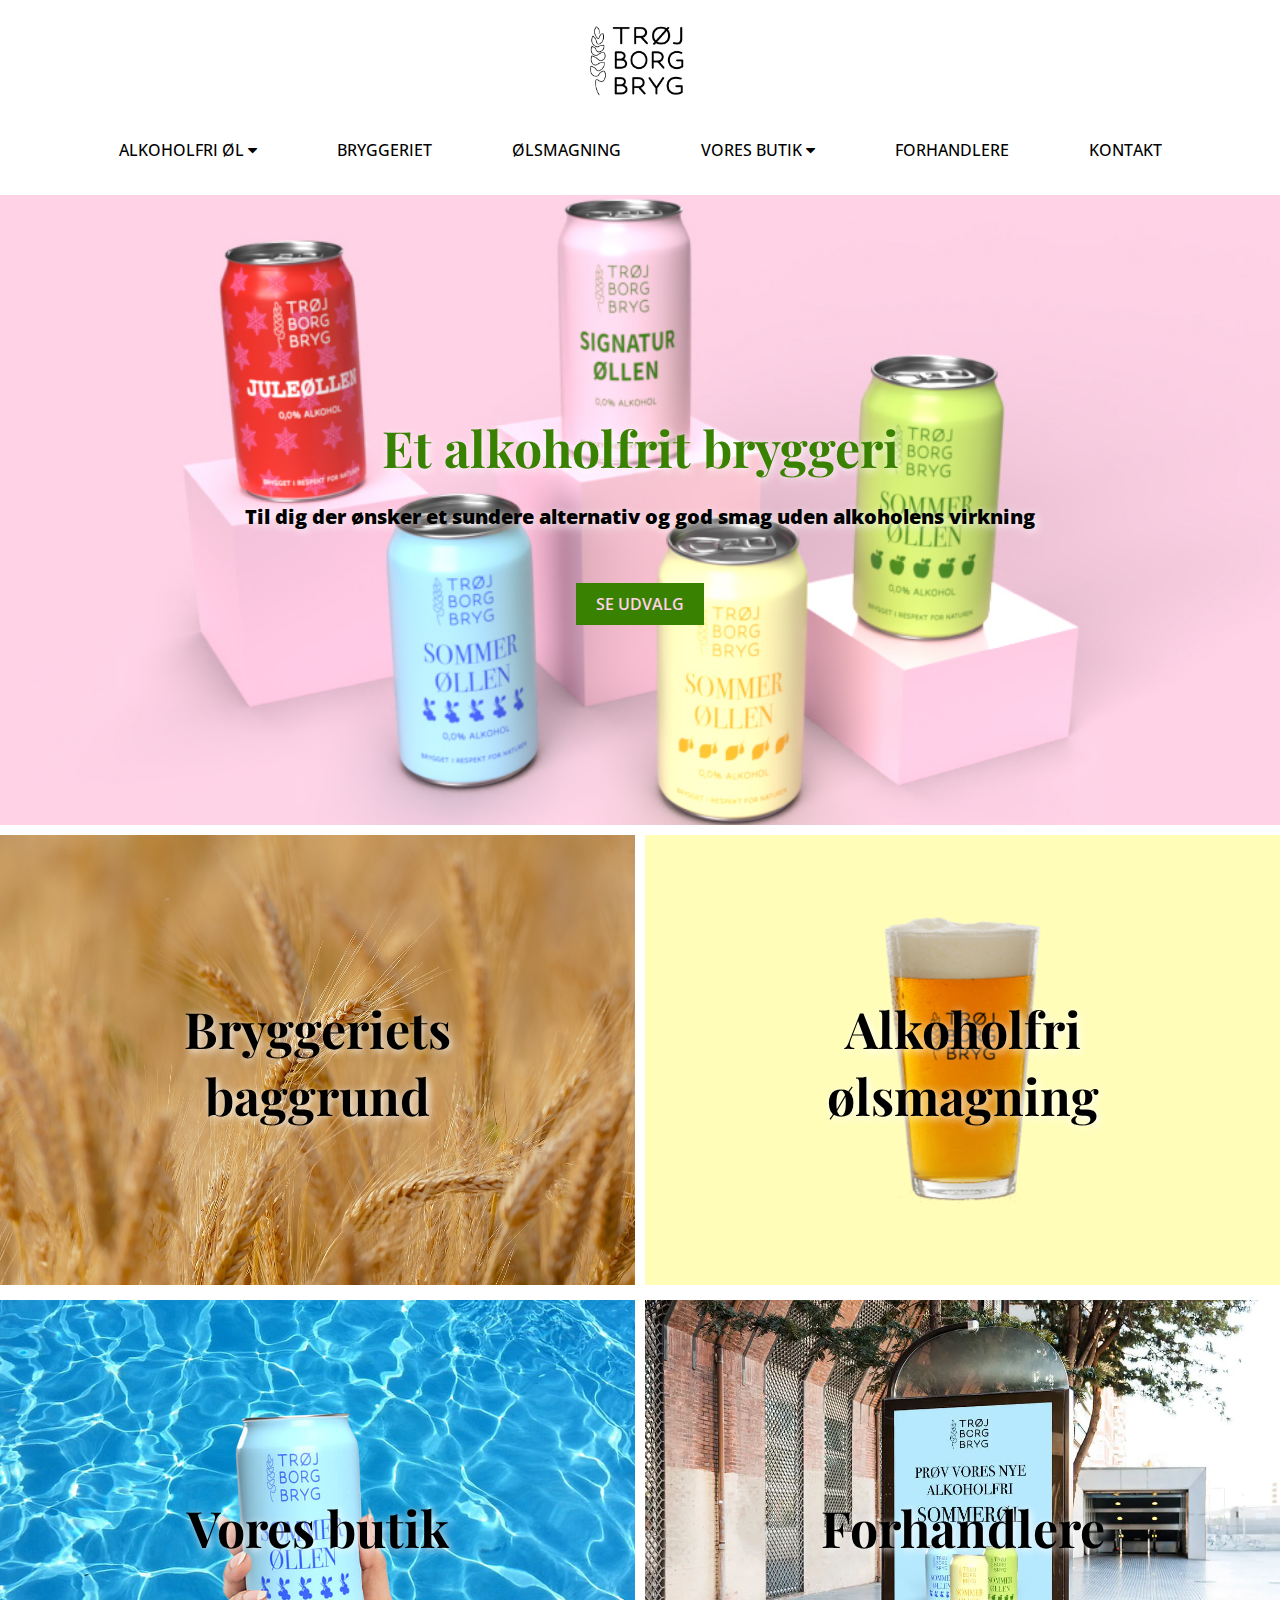
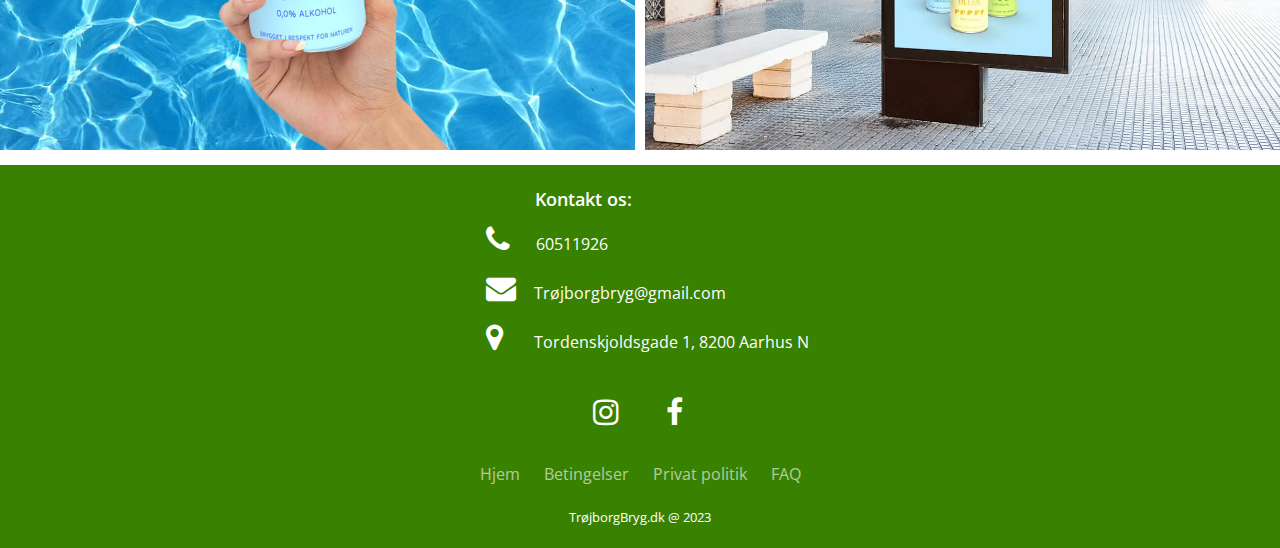
<file: index.html>
<!DOCTYPE html>
<html lang="en">
<head>
  <meta charset="UTF-8">
  <meta name="viewport" content="width=device-width, initial-scale=1.0">
  <meta name="description" content="Forsiden til TrøjborgBrygs hjemmeside. TrøjborgBryg sælger kun alkoholfri øl, og de går op i kvalitet. De tilbyder forskellige smagsvarianter og på hjemmesiden kan du finde oplysninger omkring udvalget, ølsmagning, bryggeriets historie, deres fysiske butik, forhandlere og kontaktoplysninger.">
  <link rel="preconnect" href="https://fonts.googleapis.com">
  <link rel="preconnect" href="https://fonts.gstatic.com" crossorigin>
  <link href="https://fonts.googleapis.com/css2?family=Open+Sans:wght@300;400;500;600;700&family=Playfair+Display:wght@400;600;700&display=swap" rel="stylesheet">
  <link rel="stylesheet" href="https://cdnjs.cloudflare.com/ajax/libs/font-awesome/4.7.0/css/font-awesome.min.css">
  <link rel="stylesheet" href="css/style.css">
  <link rel="icon" type="image/x-icon" href="img/logo.webp">
  <script src="js/script.js"></script>
  <title>TrøjborgBryg</title>
</head>
<body>

<header>
  <div class="logoburger">
    <a href="/index.html"><img class="logo" src="/img/logo.webp" alt="TøjborgBrygs logo"></a>
    <a href="#" class="icon" onclick="myFunction()">&#9776;</a>
  </div>

  <div class="topnav" id="myTopnav">

    <div class="dropdown">
      <a href="udvalg.html">
      <div class="dropbtn">Alkoholfri Øl
        <i class="fa fa-caret-down"></i>
      </div>
      </a>
      <div class="dropdown-content">
        <a href="nyheder.html">Nyheder</a>
      </div>
    </div>

    <a href="bryggeriet.html">Bryggeriet</a>
    <a href="smagning.html">Ølsmagning</a>

    <div class="dropdown">
      <a href="butik.html">
      <div class="dropbtn">Vores Butik
        <i class="fa fa-caret-down"></i>
      </div>
      </a>
      <div class="dropdown-content">
        <a href="merch.html">Merchandise</a>
      </div>
    </div>

    <a href="forhandlere.html">Forhandlere</a>
    <a href="#footerlink">Kontakt</a>
  </div>
</header>

<main>

  <div class="forside-container">
    <div class="overlap">
      <h2>Et alkoholfrit bryggeri</h2>
      <p>Til dig der ønsker et sundere alternativ og god smag uden alkoholens virkning</p>
      <a href="udvalg.html" class="button">SE UDVALG</a>
    </div>
    <img src="img/samlet.webp" alt="Samlet billede af alle alkoholfri øl">
  </div>

  <div class="kategoribilleder">
    <div class="kategori-overlap">
      <a href="bryggeriet.html">
      <img src="img/hvede.webp" alt="Hvedemark">
      <h2>Bryggeriets baggrund</h2>
    </a>
    </div>

    <div class="kategori-overlap">
      <a href="smagning.html">
      <img src="img/glas.webp" alt="Ølglas med logo og gul baggrund">
      <h2>Alkoholfri ølsmagning</h2>
    </a>
    </div>

    <div class="kategori-overlap">
      <a href="butik.html">
      <img src="img/ivand.webp" alt="Hånd der holder blå øl i vand">
      <h2>Vores butik</h2>
    </a>
    </div>

    <div class="kategori-overlap">
      <a href="forhandlere.html">
      <img src="img/gade.webp" alt="Alkoholfri ølplakat på gaden">
      <h2>Forhandlere</h2>
    </a>
    </div>
  </div>

</main>

<footer id="footerlink" class="footer">

  <div class="kontakt">
    <p>Kontakt os:</p>
    <div class="kontakt-item">
      <a href="tel:60511926"><i class="fa fa-phone"></i></a>
      <span class="nummer">60511926</span>
    </div>
    <div class="kontakt-item">
      <a href="mailto:Trøjborgbryg@gmail.com"><i class="fa fa-envelope"></i></a>
      <span>Trøjborgbryg@gmail.com</span>
    </div>
    <div class="kontakt-item">
      <a href="#"><i class="fa fa-map-marker"></i></a>
      <span class="adresse">Tordenskjoldsgade 1, 8200 Aarhus N</span></div>
  </div>

  <div class="social">
      <a href="https://www.instagram.com/kathrineruby/"><i class="fa fa-instagram"></i></a>
      <a href="https://www.facebook.com/kathrine.ruby.73/"><i class="fa fa-facebook"></i></a>
  </div>
  <ul class="footermenu">
      <li><a href="/index.html">Hjem</a></li>
      <li><a href="#">Betingelser</a></li>
      <li><a href="#">Privat politik</a></li>
      <li><a href="#">FAQ</a></li>
  </ul>
      <p class="copyright">TrøjborgBryg.dk @ 2023</p>

</footer>

</body>
</html>
</file>
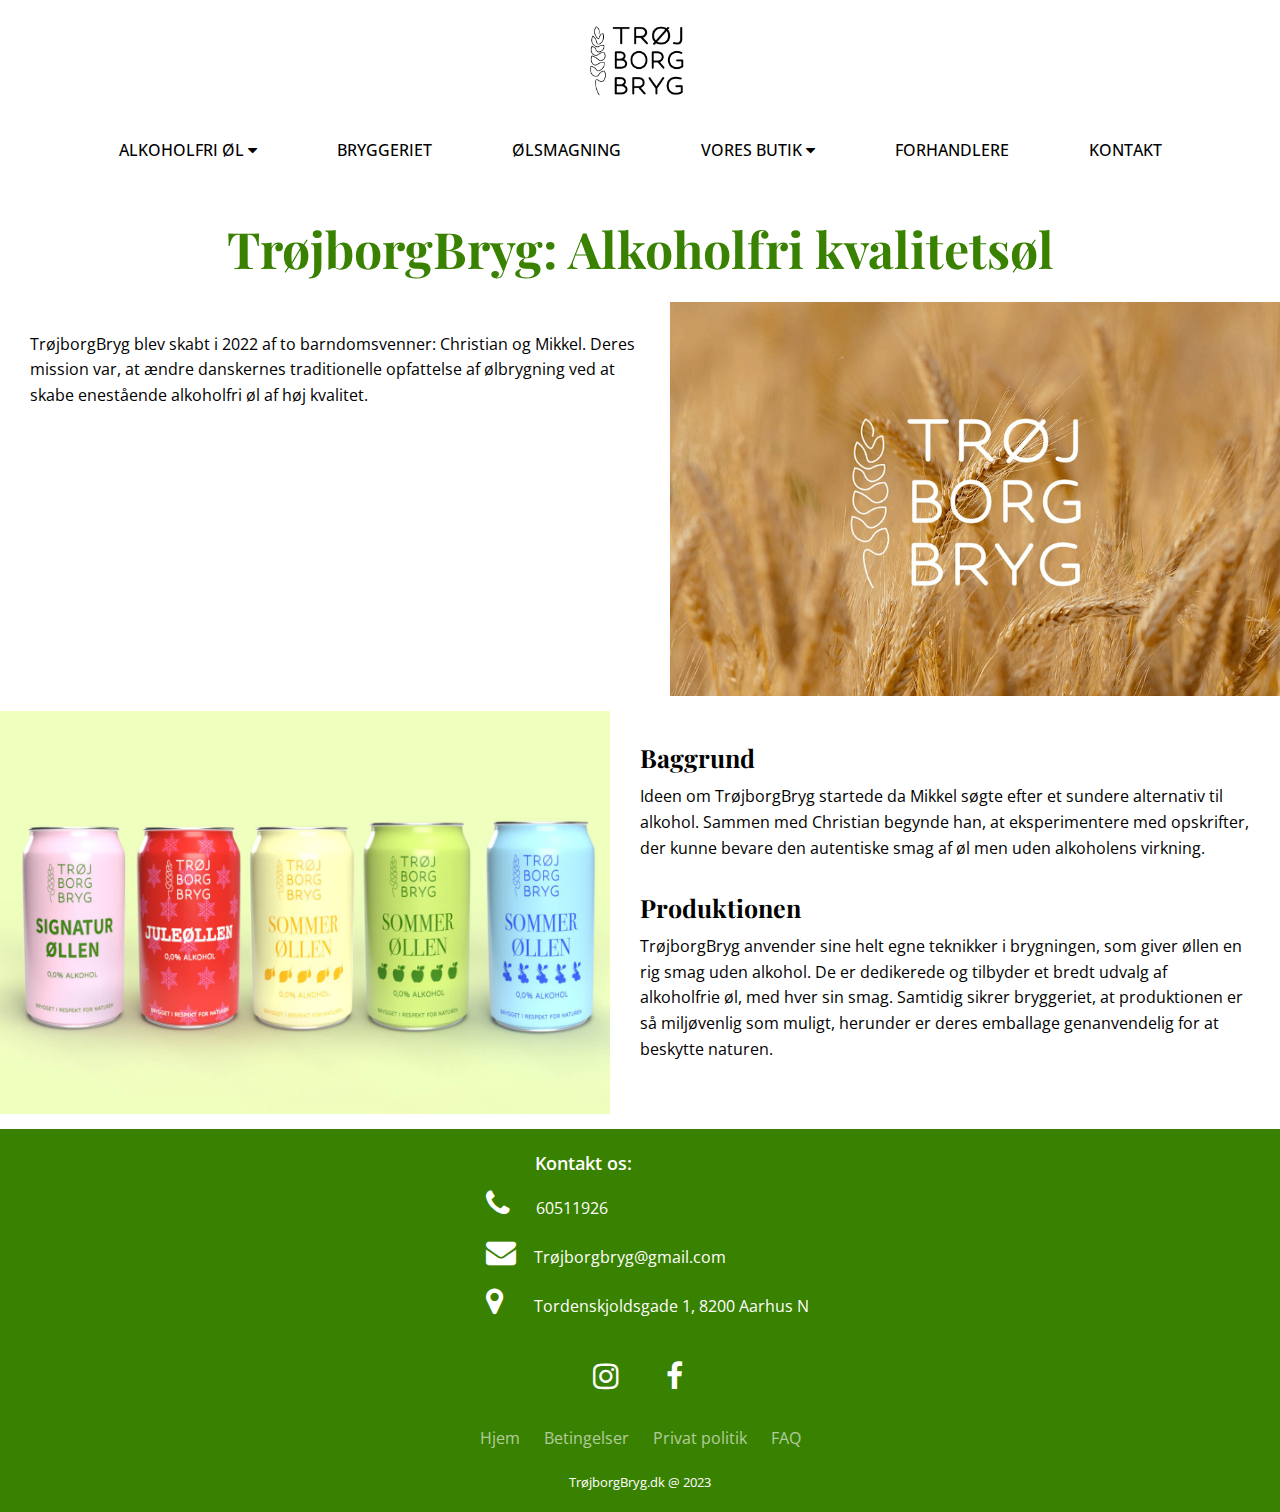
<file: bryggeriet.html>
<!DOCTYPE html>
<html lang="en">
<head>
  <meta charset="UTF-8">
  <meta name="viewport" content="width=device-width, initial-scale=1.0">
  <meta name="description" content="Underside omkring Trøjborgbrygs historie, baggrund, produktion og miljøvenlige tilgang. Det er vigtigt for bryggeriet, at deres alkoholfri øl er produceret så miljøvenligt som muligt.  ">
  <link rel="preconnect" href="https://fonts.googleapis.com">
  <link rel="preconnect" href="https://fonts.gstatic.com" crossorigin>
  <link href="https://fonts.googleapis.com/css2?family=Open+Sans:wght@300;400;500;600;700&family=Playfair+Display:wght@400;600;700&display=swap" rel="stylesheet">
  <link rel="stylesheet" href="https://cdnjs.cloudflare.com/ajax/libs/font-awesome/4.7.0/css/font-awesome.min.css">
  <link rel="stylesheet" href="css/style.css">
  <link rel="icon" type="image/x-icon" href="img/logo.webp">
  <script src="js/script.js"></script>
  <title>Bryggeriet</title>
</head>
<body>

  <header>
    <div class="logoburger">
      <a href="/index.html"><img class="logo" src="/img/logo.webp" alt="TøjborgBrygs logo"></a>
      <a href="javascript:void(0);" class="icon" onclick="myFunction()">&#9776;</a>
    </div>
  
    <div class="topnav" id="myTopnav">
  
      <div class="dropdown">
        <a href="udvalg.html">
        <div class="dropbtn">Alkoholfri Øl
          <i class="fa fa-caret-down"></i>
        </div>
        </a>
        <div class="dropdown-content">
          <a href="nyheder.html">Nyheder</a>
        </div>
      </div>
  
      <a href="bryggeriet.html">Bryggeriet</a>
      <a href="smagning.html">Ølsmagning</a>
  
      <div class="dropdown">
        <a href="butik.html">
        <div class="dropbtn">Vores Butik
          <i class="fa fa-caret-down"></i>
        </div>
        </a>
        <div class="dropdown-content">
          <a href="merch.html">Merchandise</a>
        </div>
      </div>
  
      <a href="forhandlere.html">Forhandlere</a>
      <a href="#footerlink">Kontakt</a>
    </div>
  </header>
  
<main>

  
    <div class="baggrund-overskrift">
        <h2>TrøjborgBryg: Alkoholfri kvalitetsøl</h2>
    </div>

    <div class="smag-container">
      <div class="smag-tekst">
        <p>TrøjborgBryg blev skabt i 2022 af to barndomsvenner: Christian og Mikkel. Deres mission var, at ændre danskernes traditionelle opfattelse af ølbrygning ved at skabe enestående alkoholfri øl af høj kvalitet. </p>
      </div>
      <div class="smag-billede">
        <img src="img/markmedtekst.webp" alt="Hvedemark med logo">
      </div>
    </div>
    
<div class="historie-container">

    <div class="historie-billede">
      <img src="img/samlet2.webp" alt="Samlet billede af alle de alkoholfrie øl">
    </div>

    <div class="historie-tekst">
      <div class="baggrund">
          <h3>Baggrund</h3>
          <p>Ideen om TrøjborgBryg startede da Mikkel søgte efter et sundere alternativ til alkohol. Sammen med Christian begynde han, at eksperimentere med opskrifter, der kunne bevare den autentiske smag af øl men uden alkoholens virkning.</p>
      </div>

      <div class="produktion">
        <h3>Produktionen</h3>
        <p>TrøjborgBryg anvender sine helt egne teknikker i brygningen, som giver øllen en rig smag uden alkohol. De er dedikerede og tilbyder et bredt udvalg af alkoholfrie øl, med hver sin smag. Samtidig sikrer bryggeriet, at produktionen er så miljøvenlig som muligt, herunder er deres emballage genanvendelig for at beskytte naturen.</p>
    </div>
  </div>

</div>

    
    
</main>

<footer id="footerlink" class="footer">

  <div class="kontakt">
    <p>Kontakt os:</p>
    <div class="kontakt-item">
      <a href="tel:60511926"><i class="fa fa-phone"></i></a>
      <span class="nummer">60511926</span>
    </div>
    <div class="kontakt-item">
      <a href="mailto:Trøjborgbryg@gmail.com"><i class="fa fa-envelope"></i></a>
      <span>Trøjborgbryg@gmail.com</span>
    </div>
    <div class="kontakt-item">
      <a href="#"><i class="fa fa-map-marker"></i></a>
      <span class="adresse">Tordenskjoldsgade 1, 8200 Aarhus N</span></div>
  </div>

  <div class="social">
      <a href="https://www.instagram.com/kathrineruby/"><i class="fa fa-instagram"></i></a>
      <a href="https://www.facebook.com/kathrine.ruby.73/"><i class="fa fa-facebook"></i></a>
  </div>
  <ul class="footermenu">
      <li><a href="/index.html">Hjem</a></li>
      <li><a href="#">Betingelser</a></li>
      <li><a href="#">Privat politik</a></li>
      <li><a href="#">FAQ</a></li>
  </ul>
      <p class="copyright">TrøjborgBryg.dk @ 2023</p>

</footer>

</body>
</html>
</file>
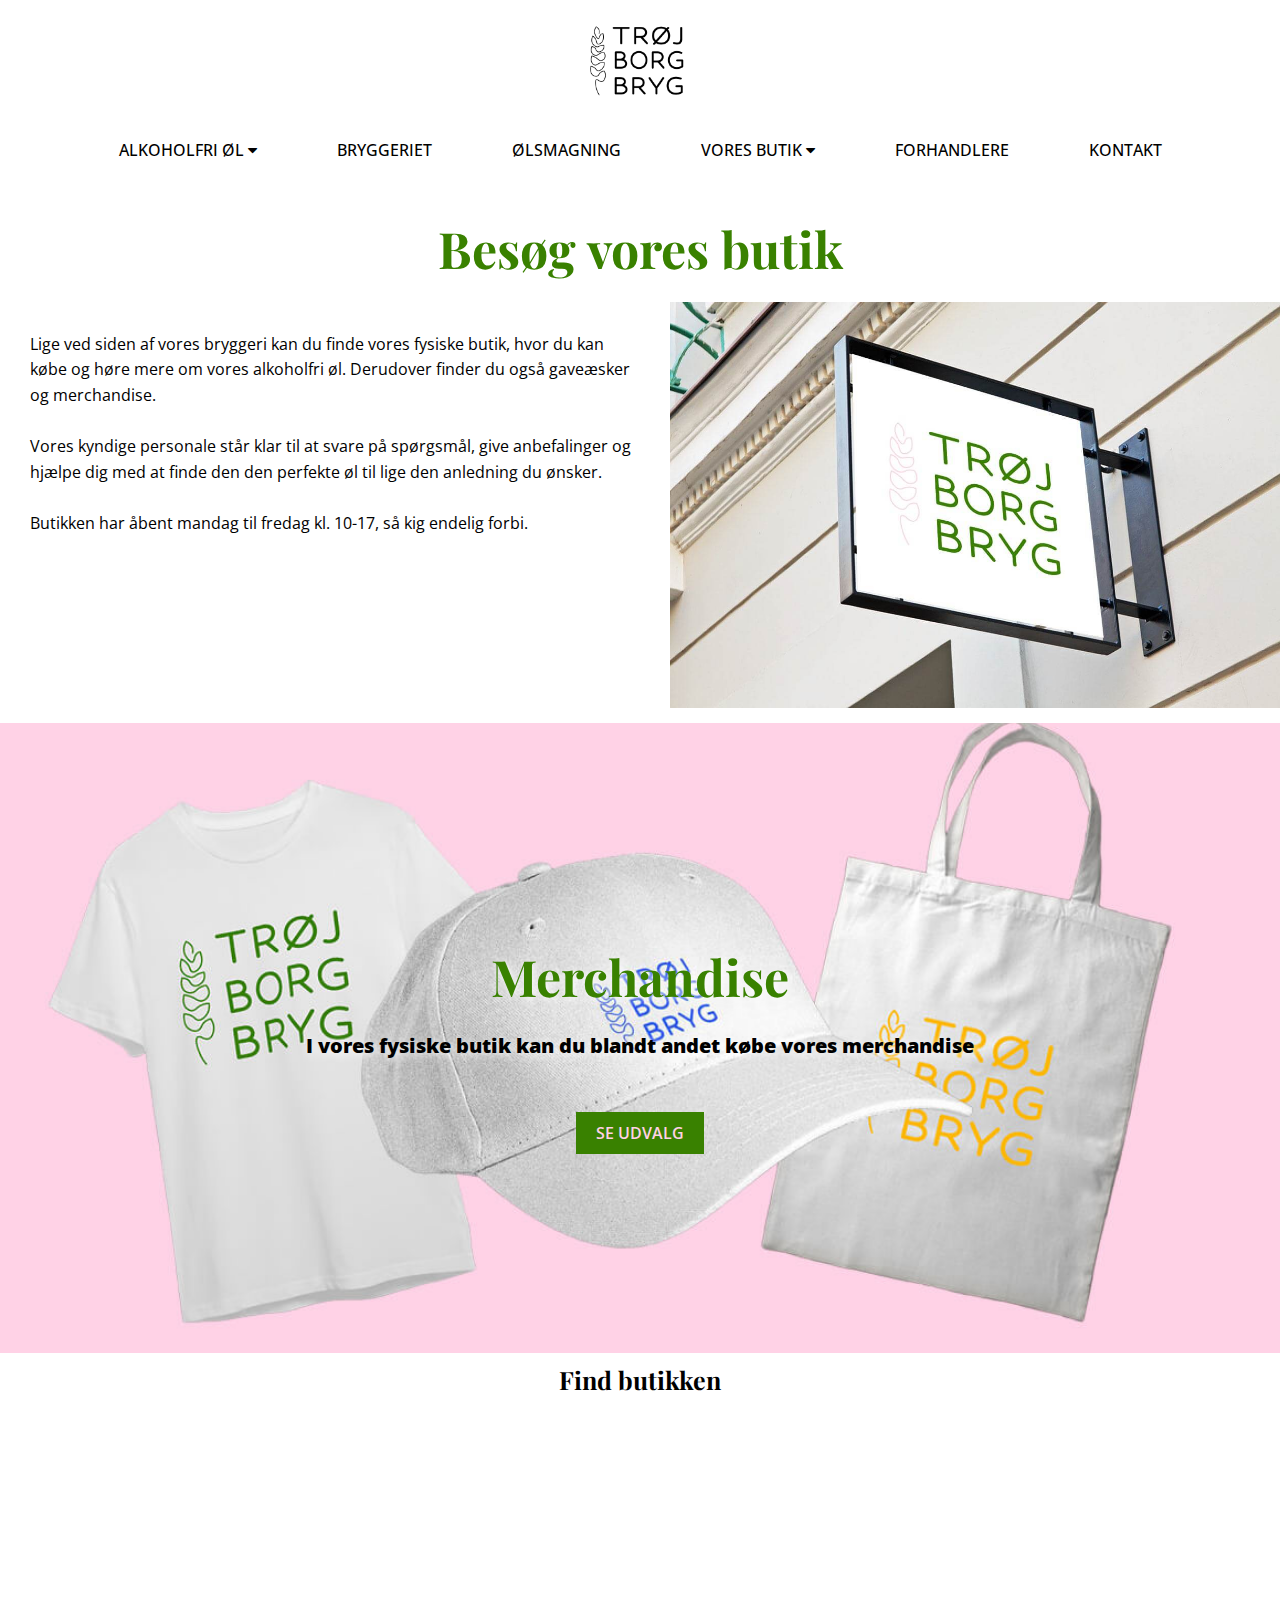
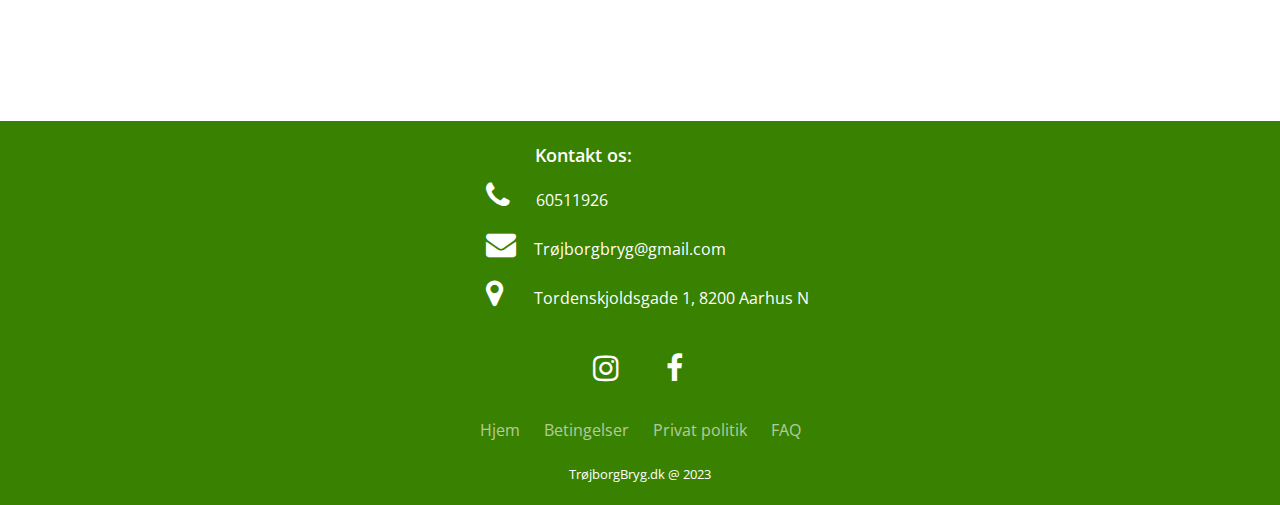
<file: butik.html>
<!DOCTYPE html>
<html lang="en">
<head>
  <meta charset="UTF-8">
  <meta name="viewport" content="width=device-width, initial-scale=1.0">
  <meta name="description" content="Underside omkring TrøjborgBrygs fysisk butik, hvor man kan komme forbi og købe deres alkoholfri øl, få vejledning, købe merchandise og andet.">
  <link rel="preconnect" href="https://fonts.googleapis.com">
  <link rel="preconnect" href="https://fonts.gstatic.com" crossorigin>
  <link href="https://fonts.googleapis.com/css2?family=Open+Sans:wght@300;400;500;600;700&family=Playfair+Display:wght@400;600;700&display=swap" rel="stylesheet">
  <link rel="stylesheet" href="https://cdnjs.cloudflare.com/ajax/libs/font-awesome/4.7.0/css/font-awesome.min.css">
  <link rel="stylesheet" href="css/style.css">
  <link rel="icon" type="image/x-icon" href="img/logo.webp">
  <script src="js/script.js"></script>
  <title>Butik</title>
</head>
<body>

  <header>
    <div class="logoburger">
      <a href="/index.html"><img class="logo" src="/img/logo.webp" alt="TøjborgBrygs logo"></a>
      <a href="javascript:void(0);" class="icon" onclick="myFunction()">&#9776;</a>
    </div>
  
    <div class="topnav" id="myTopnav">
  
      <div class="dropdown">
        <a href="udvalg.html">
        <div class="dropbtn">Alkoholfri Øl
          <i class="fa fa-caret-down"></i>
        </div>
        </a>
        <div class="dropdown-content">
          <a href="nyheder.html">Nyheder</a>
        </div>
      </div>
  
      <a href="bryggeriet.html">Bryggeriet</a>
      <a href="smagning.html">Ølsmagning</a>
  
      <div class="dropdown">
        <a href="butik.html">
        <div class="dropbtn">Vores Butik
          <i class="fa fa-caret-down"></i>
        </div>
        </a>
        <div class="dropdown-content">
          <a href="merch.html">Merchandise</a>
        </div>
      </div>
  
      <a href="forhandlere.html">Forhandlere</a>
      <a href="#footerlink">Kontakt</a>
    </div>
  </header>

<main>

    <div class="baggrund-overskrift">
        <h2>Besøg vores butik</h2>
    </div>  

   
    <div class="smag-container">
        <div class="smag-tekst">
          <p>Lige ved siden af vores bryggeri kan du finde vores fysiske butik, hvor du kan købe og høre mere om vores alkoholfri øl. Derudover finder du også gaveæsker og merchandise. <br><br> Vores kyndige personale står klar til at svare på spørgsmål, give anbefalinger og hjælpe dig med at finde den den perfekte øl til lige den anledning du ønsker. <br><br> Butikken har åbent mandag til fredag kl. 10-17, så kig endelig forbi.</p>
        </div>
        <div class="smag-billede">
          <img src="img/skilt.webp" alt="Plakat på gaden">
        </div>
      </div>

      <div class="forside-container">
        <div class="overlap">
          <h2>Merchandise</h2>
          <p>I vores fysiske butik kan du blandt andet købe vores merchandise</p>
          <a href="merch.html" class="button">SE UDVALG</a>
        </div>
        <img src="img/merch.jpg" alt="Samlet billed af merchandise-udvalget">
      </div>

      <h3 class="find">Find butikken</h3>
      <iframe class="kort" src="https://www.google.com/maps/embed?pb=!1m18!1m12!1m3!1d2221.282388549706!2d10.215494500000009!3d56.16951119999999!2m3!1f0!2f0!3f0!3m2!1i1024!2i768!4f13.1!3m3!1m2!1s0x464c3fbba67f4043%3A0x70fed07b3b6e5b4f!2sTordenskjoldsgade%201%2C%208200%20Aarhus!5e0!3m2!1sda!2sdk!4v1702304056634!5m2!1sda!2sdk" width="600" height="450" style="border:0;" allowfullscreen="" loading="lazy" referrerpolicy="no-referrer-when-downgrade"></iframe>

</main>

<footer id="footerlink" class="footer">

  <div class="kontakt">
    <p>Kontakt os:</p>
    <div class="kontakt-item">
      <a href="tel:60511926"><i class="fa fa-phone"></i></a>
      <span class="nummer">60511926</span>
    </div>
    <div class="kontakt-item">
      <a href="mailto:Trøjborgbryg@gmail.com"><i class="fa fa-envelope"></i></a>
      <span>Trøjborgbryg@gmail.com</span>
    </div>
    <div class="kontakt-item">
      <a href="#"><i class="fa fa-map-marker"></i></a>
      <span class="adresse">Tordenskjoldsgade 1, 8200 Aarhus N</span></div>
  </div>

  <div class="social">
      <a href="https://www.instagram.com/kathrineruby/"><i class="fa fa-instagram"></i></a>
      <a href="https://www.facebook.com/kathrine.ruby.73/"><i class="fa fa-facebook"></i></a>
  </div>
  <ul class="footermenu">
      <li><a href="/index.html">Hjem</a></li>
      <li><a href="#">Betingelser</a></li>
      <li><a href="#">Privat politik</a></li>
      <li><a href="#">FAQ</a></li>
  </ul>
      <p class="copyright">TrøjborgBryg.dk @ 2023</p>

</footer>

</body>
</html>
</file>
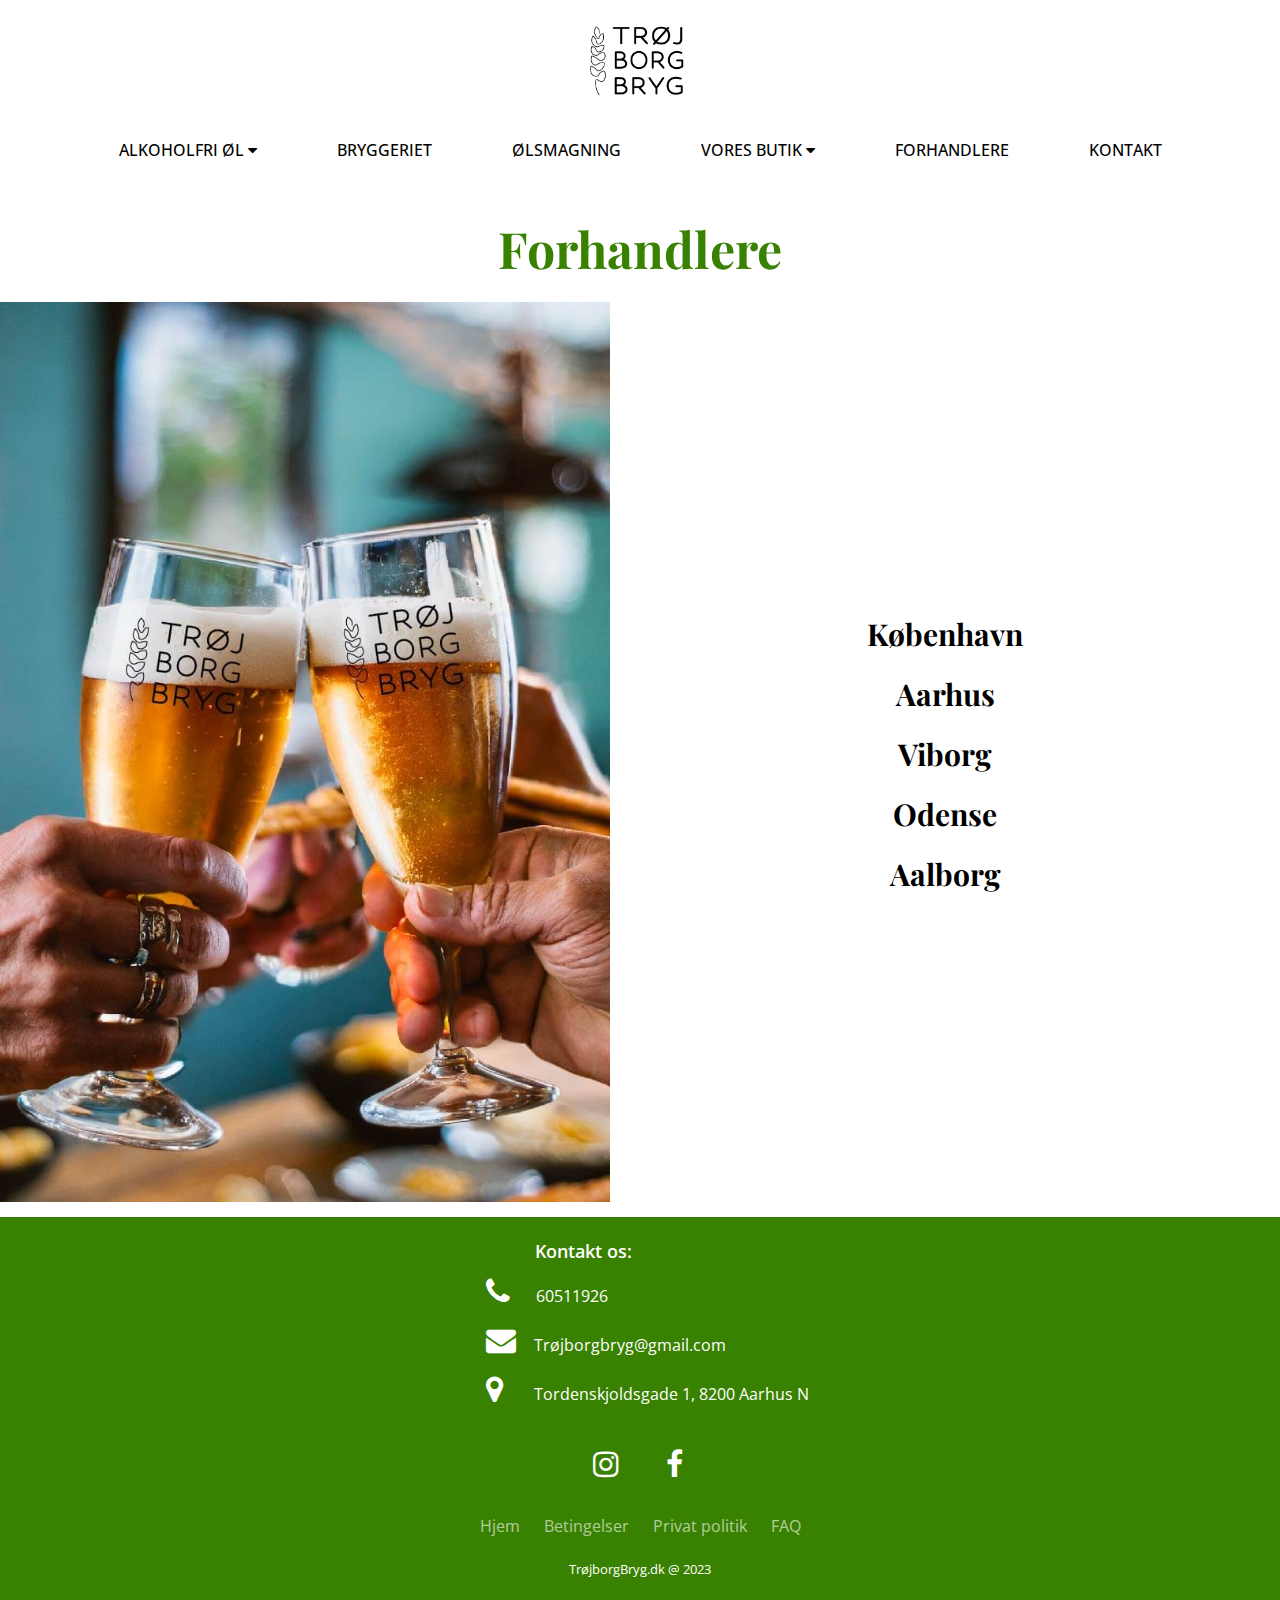
<file: forhandlere.html>
<!DOCTYPE html>
<html lang="en">
<head>
  <meta charset="UTF-8">
  <meta name="viewport" content="width=device-width, initial-scale=1.0">
  <meta name="description" content="Underide omkring bryggeriets forhandlere, altså hvorhenne i Danmark man kan købe de alkohol fri øl, herunder København, Aarhus, Viborg, Odense, Aalborg.">
  <link rel="preconnect" href="https://fonts.googleapis.com">
  <link rel="preconnect" href="https://fonts.gstatic.com" crossorigin>
  <link href="https://fonts.googleapis.com/css2?family=Open+Sans:wght@300;400;500;600;700&family=Playfair+Display:wght@400;600;700&display=swap" rel="stylesheet">
  <link rel="stylesheet" href="https://cdnjs.cloudflare.com/ajax/libs/font-awesome/4.7.0/css/font-awesome.min.css">
  <link rel="stylesheet" href="css/style.css">
  <link rel="icon" type="image/x-icon" href="img/logo.webp">
  <script src="js/script.js"></script>
  <title>Forhandlere</title>
</head>
<body>

  <header>
    <div class="logoburger">
      <a href="/index.html"><img class="logo" src="/img/logo.webp" alt="TøjborgBrygs logo"></a>
      <a href="javascript:void(0);" class="icon" onclick="myFunction()">&#9776;</a>
    </div>
  
    <div class="topnav" id="myTopnav">
  
      <div class="dropdown">
        <a href="udvalg.html">
        <div class="dropbtn">Alkoholfri Øl
          <i class="fa fa-caret-down"></i>
        </div>
        </a>
        <div class="dropdown-content">
          <a href="nyheder.html">Nyheder</a>
        </div>
      </div>
  
      <a href="bryggeriet.html">Bryggeriet</a>
      <a href="smagning.html">Ølsmagning</a>
  
      <div class="dropdown">
        <a href="butik.html">
        <div class="dropbtn">Vores Butik
          <i class="fa fa-caret-down"></i>
        </div>
        </a>
        <div class="dropdown-content">
          <a href="merch.html">Merchandise</a>
        </div>
      </div>
  
      <a href="forhandlere.html">Forhandlere</a>
      <a href="#footerlink">Kontakt</a>
    </div>
  </header>

<main>
    <div class="baggrund-overskrift">
        <h2>Forhandlere</h2>
    </div>  


    <div class="forhandlere">
        <div class="forhandlere-billede">
            <img src="img/skaale.webp" alt="To glas med alkoholfri øl der skåler med logo">
        </div>
        <div class="forhandlere-tekst">
            <a href="#"><h3>København</h3></a>
            <a href="#"><h3>Aarhus</h3></a>
            <a href="#"><h3>Viborg</h3></a>
            <a href="#"><h3>Odense</h3></a>
            <a href="#"><h3>Aalborg</h3></a>
        </div>
    </div>

</main>

<footer id="footerlink" class="footer">

  <div class="kontakt">
    <p>Kontakt os:</p>
    <div class="kontakt-item">
      <a href="tel:60511926"><i class="fa fa-phone"></i></a>
      <span class="nummer">60511926</span>
    </div>
    <div class="kontakt-item">
      <a href="mailto:Trøjborgbryg@gmail.com"><i class="fa fa-envelope"></i></a>
      <span>Trøjborgbryg@gmail.com</span>
    </div>
    <div class="kontakt-item">
      <a href="#"><i class="fa fa-map-marker"></i></a>
      <span class="adresse">Tordenskjoldsgade 1, 8200 Aarhus N</span></div>
  </div>

  <div class="social">
      <a href="https://www.instagram.com/kathrineruby/"><i class="fa fa-instagram"></i></a>
      <a href="https://www.facebook.com/kathrine.ruby.73/"><i class="fa fa-facebook"></i></a>
  </div>
  <ul class="footermenu">
      <li><a href="/index.html">Hjem</a></li>
      <li><a href="#">Betingelser</a></li>
      <li><a href="#">Privat politik</a></li>
      <li><a href="#">FAQ</a></li>
  </ul>
      <p class="copyright">TrøjborgBryg.dk @ 2023</p>

</footer>

</body>
</html>
</file>
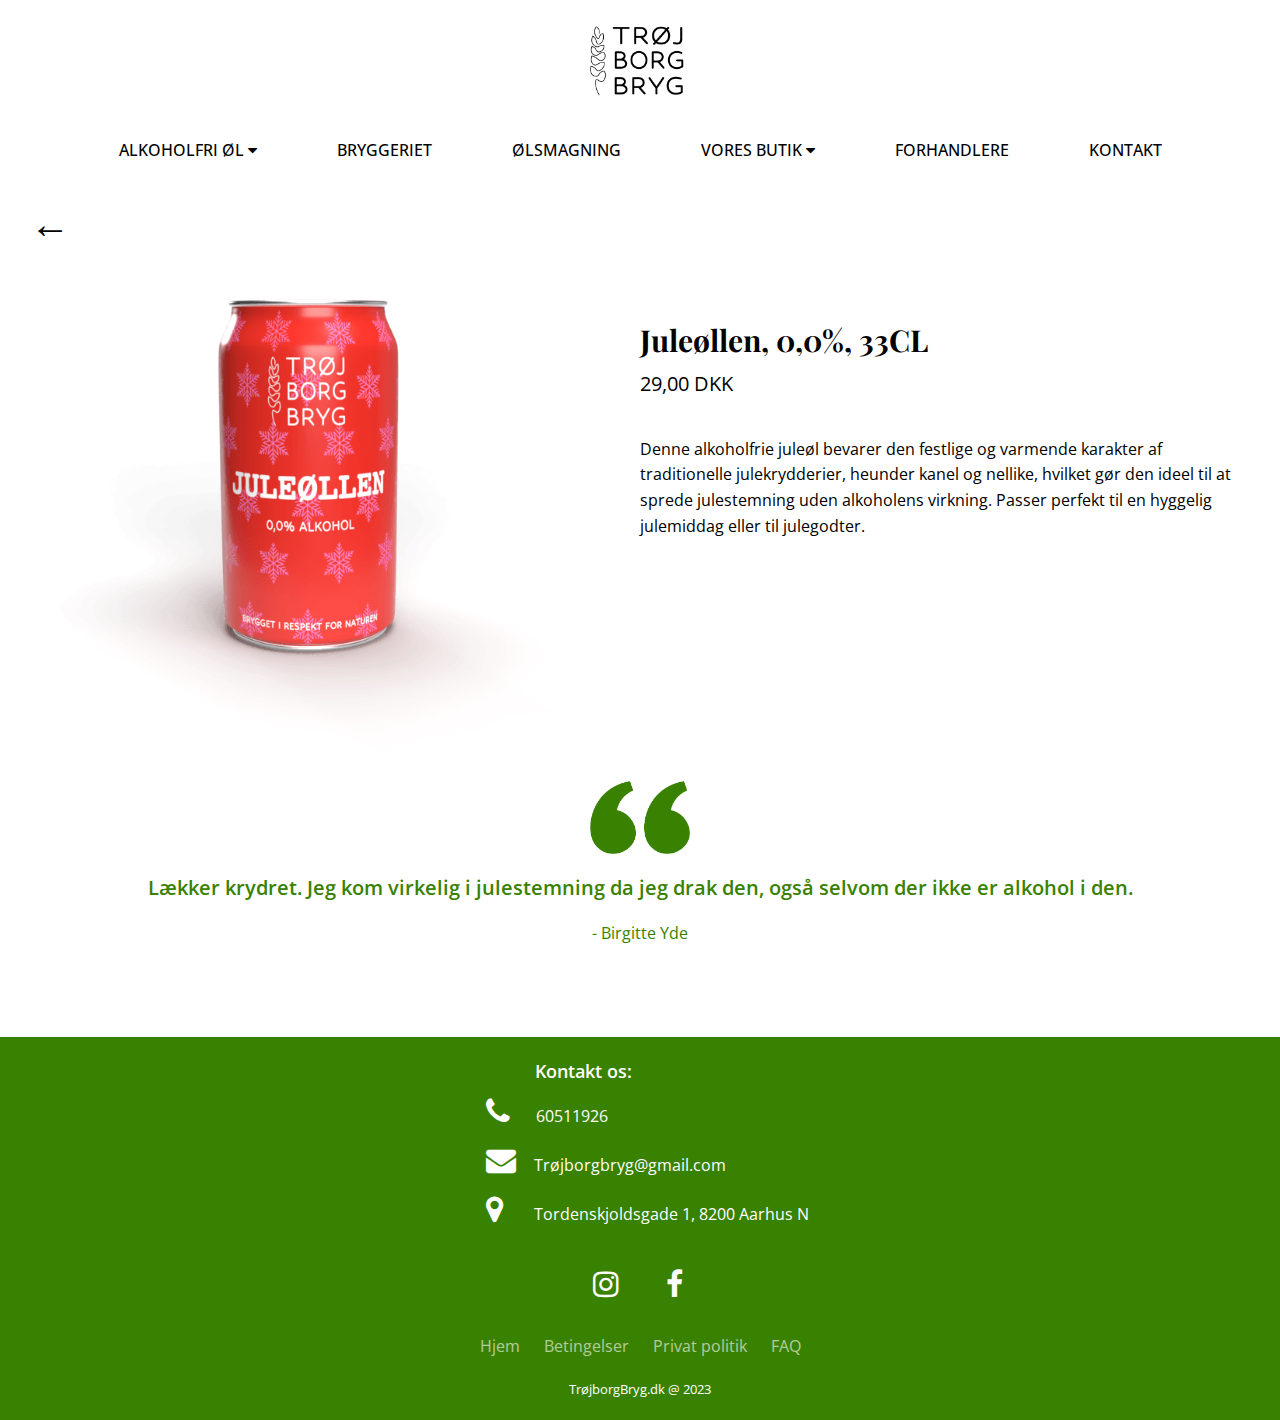
<file: jule.html>
<!DOCTYPE html>
<html lang="en">
<head>
  <meta charset="UTF-8">
  <meta name="viewport" content="width=device-width, initial-scale=1.0">
  <meta name="description" content="Underside med beskrivelse af Juleøllen. Her kan man se pris, læse om smag og hvilken andledning den alkoholfri øl passer til. Du kan også læse citat/andmeldelse fra andre brugere">
  <link rel="preconnect" href="https://fonts.googleapis.com">
  <link rel="preconnect" href="https://fonts.gstatic.com" crossorigin>
  <link href="https://fonts.googleapis.com/css2?family=Open+Sans:wght@300;400;500;600;700&family=Playfair+Display:wght@400;600;700&display=swap" rel="stylesheet">
  <link rel="stylesheet" href="https://cdnjs.cloudflare.com/ajax/libs/font-awesome/4.7.0/css/font-awesome.min.css">
  <link rel="stylesheet" href="css/style.css">
  <link rel="icon" type="image/x-icon" href="img/logo.webp">
  <script src="js/script.js"></script>
  <title>Juleøllen</title>
</head>
<body>

  <header>
    <div class="logoburger">
      <a href="/index.html"><img class="logo" src="/img/logo.webp" alt="TøjborgBrygs logo"></a>
      <a href="javascript:void(0);" class="icon" onclick="myFunction()">&#9776;</a>
    </div>
  
    <div class="topnav" id="myTopnav">
  
      <div class="dropdown">
        <a href="udvalg.html">
        <div class="dropbtn">Alkoholfri Øl
          <i class="fa fa-caret-down"></i>
        </div>
        </a>
        <div class="dropdown-content">
          <a href="nyheder.html">Nyheder</a>
        </div>
      </div>
  
      <a href="bryggeriet.html">Bryggeriet</a>
      <a href="smagning.html">Ølsmagning</a>
  
      <div class="dropdown">
        <a href="butik.html">
        <div class="dropbtn">Vores Butik
          <i class="fa fa-caret-down"></i>
        </div>
        </a>
        <div class="dropdown-content">
          <a href="merch.html">Merchandise</a>
        </div>
      </div>
  
      <a href="forhandlere.html">Forhandlere</a>
      <a href="#footerlink">Kontakt</a>
    </div>
  </header>

<main>

  <div>
    <a href="udvalg.html" class="pilen">
    <span class="pil" style='font-size:40px;'>&#8592;</span></a>
  </div> 

    <div class="information-container">
        <div class="info-billede">
            <img src="img/jule.webp" alt="Juleøllen">
        </div>
        <div class="info-tekst">
            <h3>Juleøllen, 0,0%, 33CL</h3>
            <h4>29,00 DKK</h4>  
            <p>Denne alkoholfrie juleøl bevarer den festlige og varmende karakter af traditionelle julekrydderier, heunder kanel og nellike, hvilket gør den ideel til at sprede julestemning uden alkoholens virkning. Passer perfekt til en hyggelig julemiddag eller til julegodter.</p>
        </div>
    </div>

    <div class="citat-container">
        <img src="img/citat.webp" alt="Grønne citattegn">
        <h4>Lækker krydret. Jeg kom virkelig i julestemning da jeg drak den, også selvom der ikke er alkohol i den.</h4>
        <p>- Birgitte Yde</p>
    </div>

</main>


<footer id="footerlink" class="footer">

  <div class="kontakt">
    <p>Kontakt os:</p>
    <div class="kontakt-item">
      <a href="tel:60511926"><i class="fa fa-phone"></i></a>
      <span class="nummer">60511926</span>
    </div>
    <div class="kontakt-item">
      <a href="mailto:Trøjborgbryg@gmail.com"><i class="fa fa-envelope"></i></a>
      <span>Trøjborgbryg@gmail.com</span>
    </div>
    <div class="kontakt-item">
      <a href="#"><i class="fa fa-map-marker"></i></a>
      <span class="adresse">Tordenskjoldsgade 1, 8200 Aarhus N</span></div>
  </div>

  <div class="social">
      <a href="https://www.instagram.com/kathrineruby/"><i class="fa fa-instagram"></i></a>
      <a href="https://www.facebook.com/kathrine.ruby.73/"><i class="fa fa-facebook"></i></a>
  </div>
  <ul class="footermenu">
      <li><a href="/index.html">Hjem</a></li>
      <li><a href="#">Betingelser</a></li>
      <li><a href="#">Privat politik</a></li>
      <li><a href="#">FAQ</a></li>
  </ul>
      <p class="copyright">TrøjborgBryg.dk @ 2023</p>

</footer>

</body>
</html>
</file>
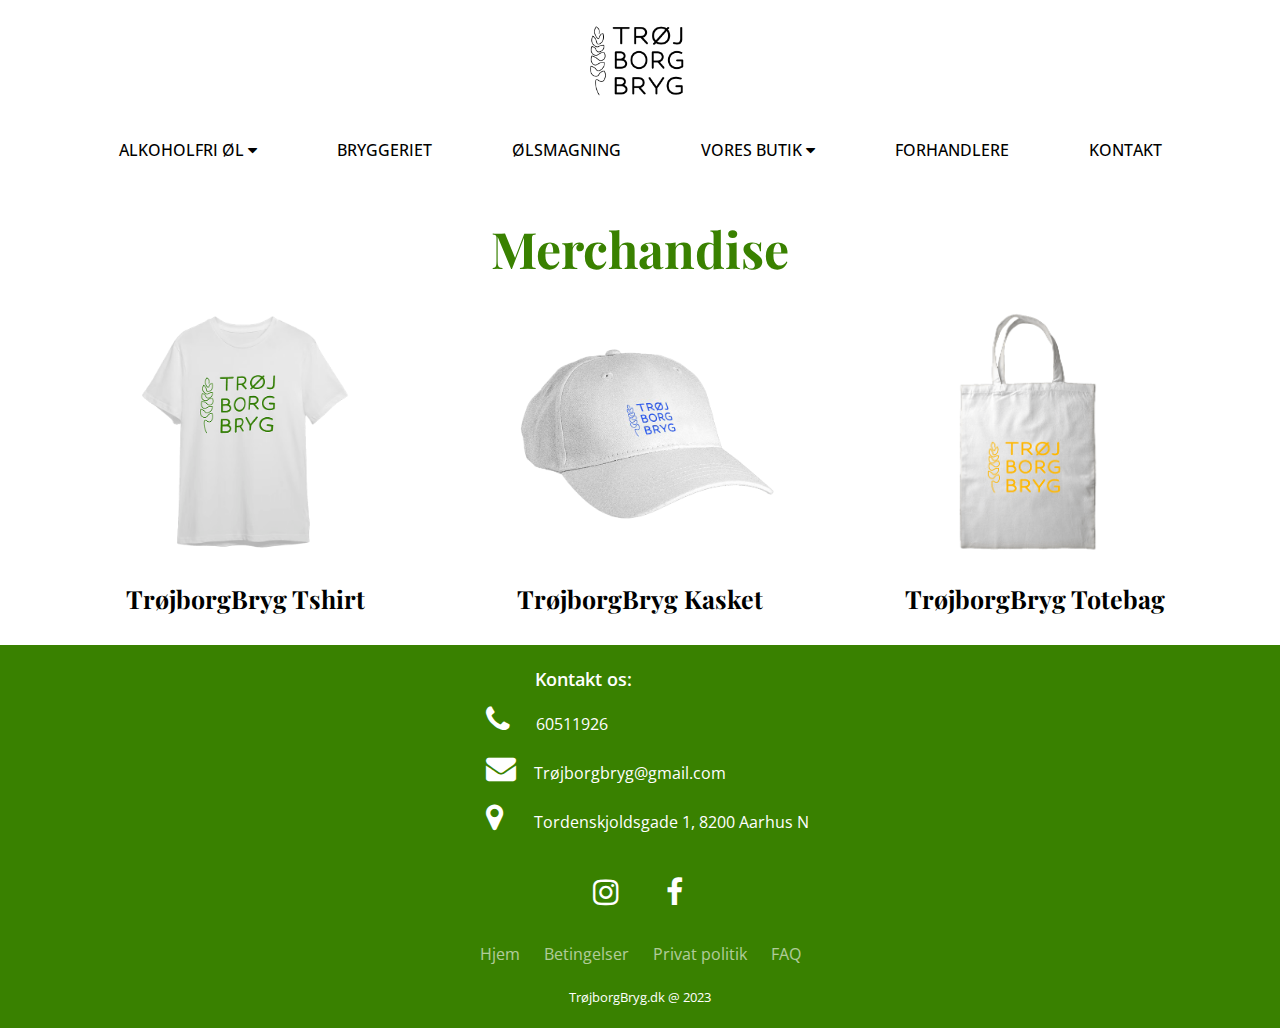
<file: merch.html>
<!DOCTYPE html>
<html lang="en">
<head>
  <meta charset="UTF-8">
  <meta name="viewport" content="width=device-width, initial-scale=1.0">
  <meta name="description" content="Underside hvor man kan se udvalget af TrøjborgBrygs merchandise, herunder tshirt, kasket og totebag. Man kan kune købe merchandise i den fysiske butik.">
  <link rel="preconnect" href="https://fonts.googleapis.com">
  <link rel="preconnect" href="https://fonts.gstatic.com" crossorigin>
  <link href="https://fonts.googleapis.com/css2?family=Open+Sans:wght@300;400;500;600;700&family=Playfair+Display:wght@400;600;700&display=swap" rel="stylesheet">
  <link rel="stylesheet" href="https://cdnjs.cloudflare.com/ajax/libs/font-awesome/4.7.0/css/font-awesome.min.css">
  <link rel="stylesheet" href="css/style.css">
  <link rel="icon" type="image/x-icon" href="img/logo.webp">
  <script src="js/script.js"></script>
  <title>Merchandise</title>
</head>
<body>

  <header>
    <div class="logoburger">
      <a href="/index.html"><img class="logo" src="/img/logo.webp" alt="TøjborgBrygs logo"></a>
      <a href="javascript:void(0);" class="icon" onclick="myFunction()">&#9776;</a>
    </div>
  
    <div class="topnav" id="myTopnav">
  
      <div class="dropdown">
        <a href="udvalg.html">
        <div class="dropbtn">Alkoholfri Øl
          <i class="fa fa-caret-down"></i>
        </div>
        </a>
        <div class="dropdown-content">
          <a href="nyheder.html">Nyheder</a>
        </div>
      </div>
  
      <a href="bryggeriet.html">Bryggeriet</a>
      <a href="smagning.html">Ølsmagning</a>
  
      <div class="dropdown">
        <a href="butik.html">
        <div class="dropbtn">Vores Butik
          <i class="fa fa-caret-down"></i>
        </div>
        </a>
        <div class="dropdown-content">
          <a href="merch.html">Merchandise</a>
        </div>
      </div>
  
      <a href="forhandlere.html">Forhandlere</a>
      <a href="#footerlink">Kontakt</a>
    </div>
  </header>

<main>
    <div class="udvalg-overskrift">
        <h2>Merchandise</h2>
    </div>

    <div class="merch-container">
        <div class="merch">
            <img src="img/tshirt.webp" alt="Merchandise t-shirt med logo">
            <h3>TrøjborgBryg Tshirt</h3>
        </div>
        <div class="merch">
            <img src="img/kasket.webp" alt="Merchandise kasket med logo">
            <h3>TrøjborgBryg Kasket</h3>
        </div>
        <div class="merch">
            <img src="img/bag.webp" alt="Merchandise totebag med logo">
            <h3>TrøjborgBryg Totebag</h3>
        </div>
    </div>
</main>

<footer id="footerlink" class="footer">

  <div class="kontakt">
    <p>Kontakt os:</p>
    <div class="kontakt-item">
      <a href="tel:60511926"><i class="fa fa-phone"></i></a>
      <span class="nummer">60511926</span>
    </div>
    <div class="kontakt-item">
      <a href="mailto:Trøjborgbryg@gmail.com"><i class="fa fa-envelope"></i></a>
      <span>Trøjborgbryg@gmail.com</span>
    </div>
    <div class="kontakt-item">
      <a href="#"><i class="fa fa-map-marker"></i></a>
      <span class="adresse">Tordenskjoldsgade 1, 8200 Aarhus N</span></div>
  </div>

  <div class="social">
      <a href="https://www.instagram.com/kathrineruby/"><i class="fa fa-instagram"></i></a>
      <a href="https://www.facebook.com/kathrine.ruby.73/"><i class="fa fa-facebook"></i></a>
  </div>
  <ul class="footermenu">
      <li><a href="/index.html">Hjem</a></li>
      <li><a href="#">Betingelser</a></li>
      <li><a href="#">Privat politik</a></li>
      <li><a href="#">FAQ</a></li>
  </ul>
      <p class="copyright">TrøjborgBryg.dk @ 2023</p>

</footer>

</body>
</html>
</file>
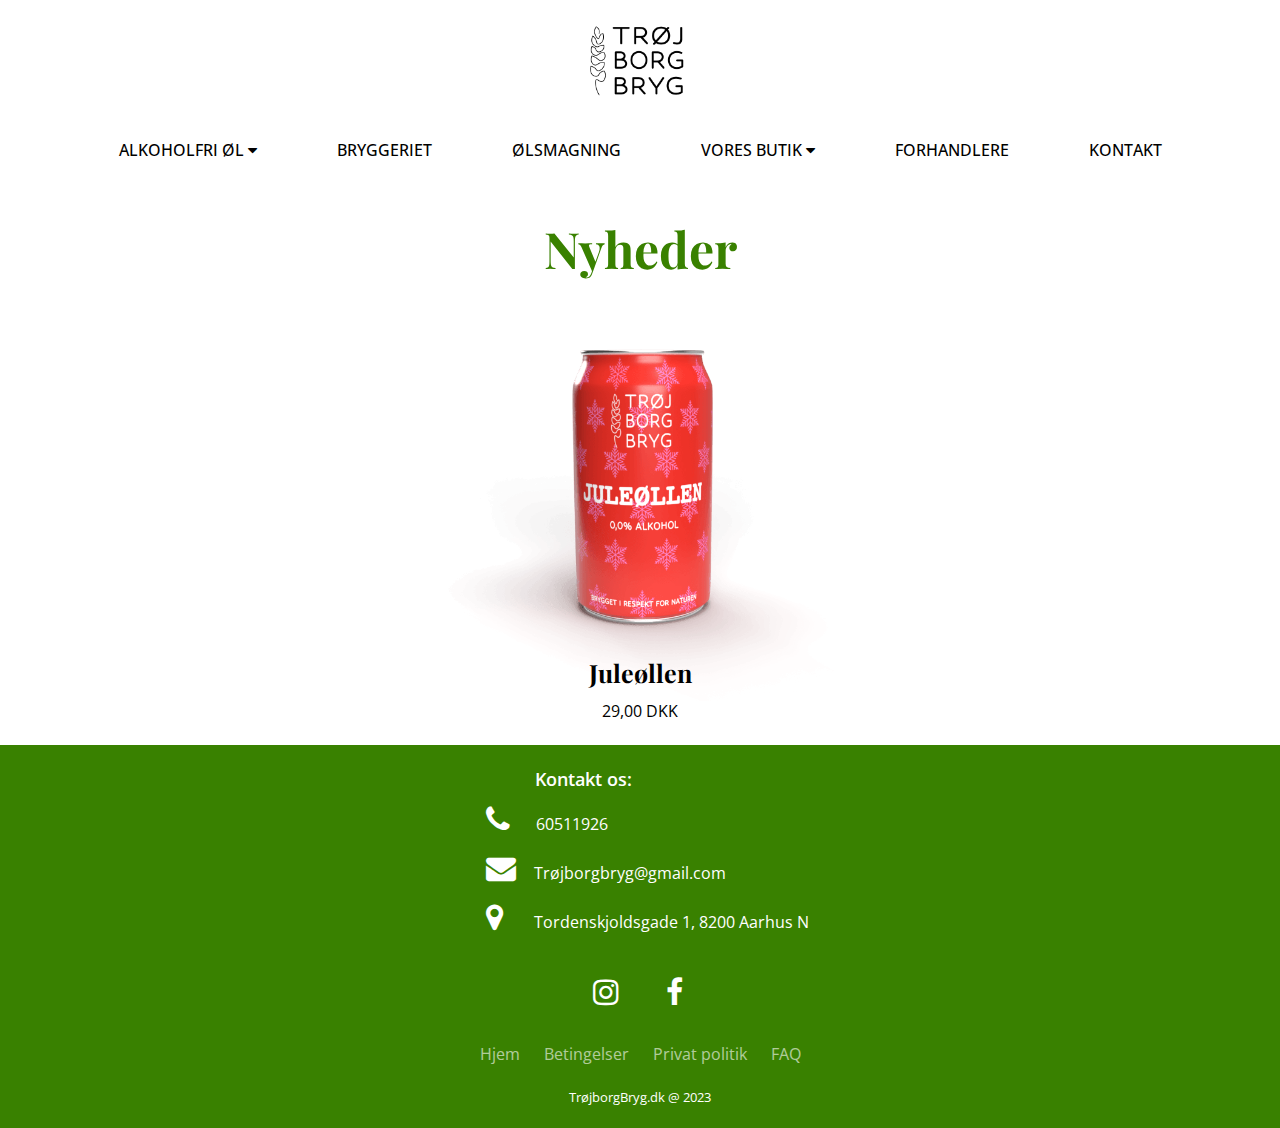
<file: nyheder.html>
<!DOCTYPE html>
<html lang="en">
<head>
  <meta charset="UTF-8">
  <meta name="viewport" content="width=device-width, initial-scale=1.0">
  <meta name="description" content="Underside hvor man kan se nyheder, altså de nyeste alkholfrie øl, som TrøjborgBryg har produceret. Lige nu er Juleøllen en nyhed.">
  <link rel="preconnect" href="https://fonts.googleapis.com">
  <link rel="preconnect" href="https://fonts.gstatic.com" crossorigin>
  <link href="https://fonts.googleapis.com/css2?family=Open+Sans:wght@300;400;500;600;700&family=Playfair+Display:wght@400;600;700&display=swap" rel="stylesheet">
  <link rel="stylesheet" href="https://cdnjs.cloudflare.com/ajax/libs/font-awesome/4.7.0/css/font-awesome.min.css">
  <link rel="stylesheet" href="css/style.css">
  <link rel="icon" type="image/x-icon" href="img/logo.webp">
  <script src="js/script.js"></script>
  <title>Nyheder</title>
</head>
<body>

  <header>
    <div class="logoburger">
      <a href="/index.html"><img class="logo" src="/img/logo.webp" alt="TøjborgBrygs logo"></a>
      <a href="javascript:void(0);" class="icon" onclick="myFunction()">&#9776;</a>
    </div>
  
    <div class="topnav" id="myTopnav">
  
      <div class="dropdown">
        <a href="udvalg.html">
        <div class="dropbtn">Alkoholfri Øl
          <i class="fa fa-caret-down"></i>
        </div>
        </a>
        <div class="dropdown-content">
          <a href="nyheder.html">Nyheder</a>
        </div>
      </div>
  
      <a href="bryggeriet.html">Bryggeriet</a>
      <a href="smagning.html">Ølsmagning</a>
  
      <div class="dropdown">
        <a href="butik.html">
        <div class="dropbtn">Vores Butik
          <i class="fa fa-caret-down"></i>
        </div>
        </a>
        <div class="dropdown-content">
          <a href="merch.html">Merchandise</a>
        </div>
      </div>
  
      <a href="forhandlere.html">Forhandlere</a>
      <a href="#footerlink">Kontakt</a>
    </div>
  </header>

<main>

    <div class="udvalg-overskrift">
        <h2>Nyheder</h2>
    </div>

    <div class="udvalg-billeder">
        <div class="udvalg">
            <a href="jule.html"><img src="img/jule.webp" alt="Juleøllen"></a>
            <h3>Juleøllen</h3>
            <p>29,00 DKK</p>  
        </div>
    </div>

</main>

<footer id="footerlink" class="footer">

  <div class="kontakt">
    <p>Kontakt os:</p>
    <div class="kontakt-item">
      <a href="tel:60511926"><i class="fa fa-phone"></i></a>
      <span class="nummer">60511926</span>
    </div>
    <div class="kontakt-item">
      <a href="mailto:Trøjborgbryg@gmail.com"><i class="fa fa-envelope"></i></a>
      <span>Trøjborgbryg@gmail.com</span>
    </div>
    <div class="kontakt-item">
      <a href="#"><i class="fa fa-map-marker"></i></a>
      <span class="adresse">Tordenskjoldsgade 1, 8200 Aarhus N</span></div>
  </div>

  <div class="social">
      <a href="https://www.instagram.com/kathrineruby/"><i class="fa fa-instagram"></i></a>
      <a href="https://www.facebook.com/kathrine.ruby.73/"><i class="fa fa-facebook"></i></a>
  </div>
  <ul class="footermenu">
      <li><a href="/index.html">Hjem</a></li>
      <li><a href="#">Betingelser</a></li>
      <li><a href="#">Privat politik</a></li>
      <li><a href="#">FAQ</a></li>
  </ul>
      <p class="copyright">TrøjborgBryg.dk @ 2023</p>

</footer>

</body>
</html>
</file>
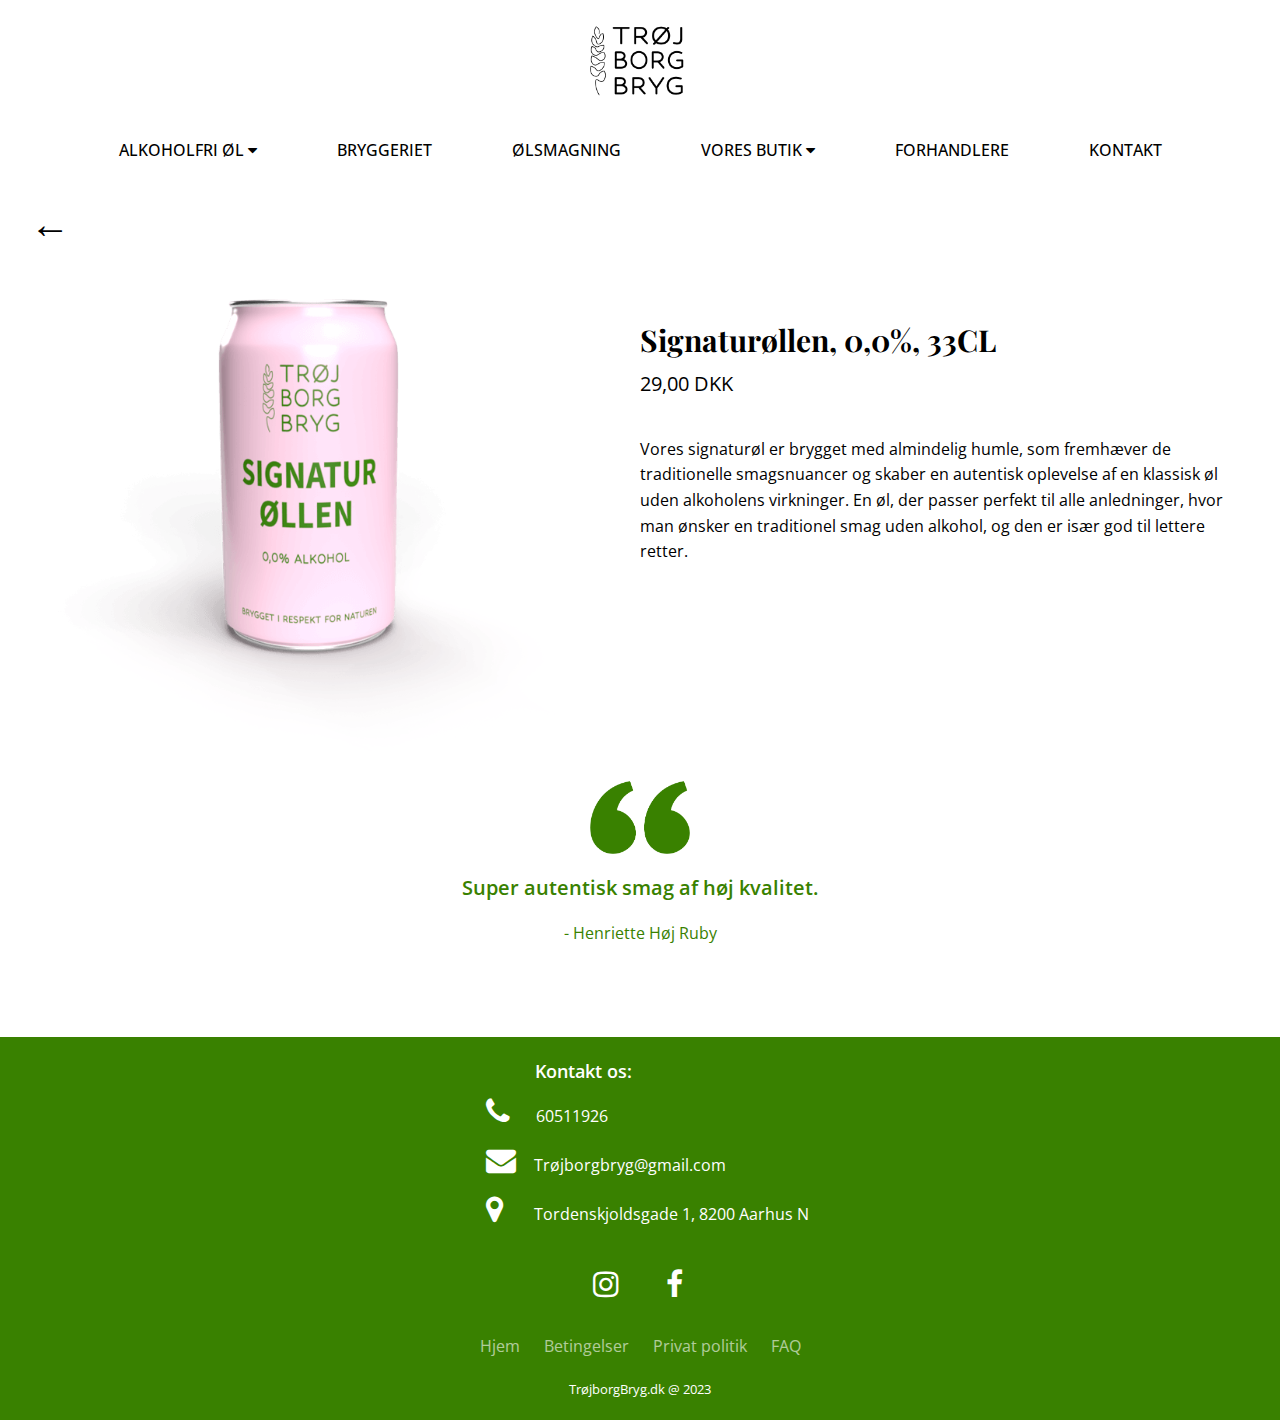
<file: signatur.html>
<!DOCTYPE html>
<html lang="en">
<head>
  <meta charset="UTF-8">
  <meta name="viewport" content="width=device-width, initial-scale=1.0">
  <meta name="description" content="Underside med beskrivelse af Signaturøllen. Her kan man se pris, læse om smag og hvilken andledning den alkoholfri øl passer til. Du kan også læse citat/andmeldelse fra andre brugere">
  <link rel="preconnect" href="https://fonts.googleapis.com">
  <link rel="preconnect" href="https://fonts.gstatic.com" crossorigin>
  <link href="https://fonts.googleapis.com/css2?family=Open+Sans:wght@300;400;500;600;700&family=Playfair+Display:wght@400;600;700&display=swap" rel="stylesheet">
  <link rel="stylesheet" href="https://cdnjs.cloudflare.com/ajax/libs/font-awesome/4.7.0/css/font-awesome.min.css">
  <link rel="stylesheet" href="css/style.css">
  <link rel="icon" type="image/x-icon" href="img/logo.webp">
  <script src="js/script.js"></script>
  <title>Signaturøllen</title>
</head>
<body>

  <header>
    <div class="logoburger">
      <a href="/index.html"><img class="logo" src="/img/logo.webp" alt="TøjborgBrygs logo"></a>
      <a href="javascript:void(0);" class="icon" onclick="myFunction()">&#9776;</a>
    </div>
  
    <div class="topnav" id="myTopnav">
  
      <div class="dropdown">
        <a href="udvalg.html">
        <div class="dropbtn">Alkoholfri Øl
          <i class="fa fa-caret-down"></i>
        </div>
        </a>
        <div class="dropdown-content">
          <a href="nyheder.html">Nyheder</a>
        </div>
      </div>
  
      <a href="bryggeriet.html">Bryggeriet</a>
      <a href="smagning.html">Ølsmagning</a>
  
      <div class="dropdown">
        <a href="butik.html">
        <div class="dropbtn">Vores Butik
          <i class="fa fa-caret-down"></i>
        </div>
        </a>
        <div class="dropdown-content">
          <a href="merch.html">Merchandise</a>
        </div>
      </div>
  
      <a href="forhandlere.html">Forhandlere</a>
      <a href="#footerlink">Kontakt</a>
    </div>
  </header>

<main>
  <div>
    <a href="udvalg.html" class="pilen">
    <span class="pil" style='font-size:40px;'>&#8592;</span></a>
  </div>  

    <div class="information-container">
        <div class="info-billede">
            <img src="img/signatur.webp" alt="Signaturøllen">
        </div>
        <div class="info-tekst">
            <h3>Signaturøllen, 0,0%, 33CL</h3>
            <h4>29,00 DKK</h4>  
            <p>Vores signaturøl er brygget med almindelig humle, som fremhæver de traditionelle smagsnuancer og skaber en autentisk oplevelse af en klassisk øl uden alkoholens virkninger. En øl, der passer perfekt til alle anledninger, hvor man ønsker en traditionel smag uden alkohol, og den er især god til lettere retter. </p>
        </div>
    </div>

    <div class="citat-container">
        <img src="img/citat.webp" alt="Grønne citattegn">
        <h4>Super autentisk smag af høj kvalitet.</h4>
        <p>- Henriette Høj Ruby</p>
    </div>

</main>

<footer id="footerlink" class="footer">

  <div class="kontakt">
    <p>Kontakt os:</p>
    <div class="kontakt-item">
      <a href="tel:60511926"><i class="fa fa-phone"></i></a>
      <span class="nummer">60511926</span>
    </div>
    <div class="kontakt-item">
      <a href="mailto:Trøjborgbryg@gmail.com"><i class="fa fa-envelope"></i></a>
      <span>Trøjborgbryg@gmail.com</span>
    </div>
    <div class="kontakt-item">
      <a href="#"><i class="fa fa-map-marker"></i></a>
      <span class="adresse">Tordenskjoldsgade 1, 8200 Aarhus N</span></div>
  </div>

  <div class="social">
      <a href="https://www.instagram.com/kathrineruby/"><i class="fa fa-instagram"></i></a>
      <a href="https://www.facebook.com/kathrine.ruby.73/"><i class="fa fa-facebook"></i></a>
  </div>
  <ul class="footermenu">
      <li><a href="/index.html">Hjem</a></li>
      <li><a href="#">Betingelser</a></li>
      <li><a href="#">Privat politik</a></li>
      <li><a href="#">FAQ</a></li>
  </ul>
      <p class="copyright">TrøjborgBryg.dk @ 2023</p>

</footer>

</body>
</html>
</file>
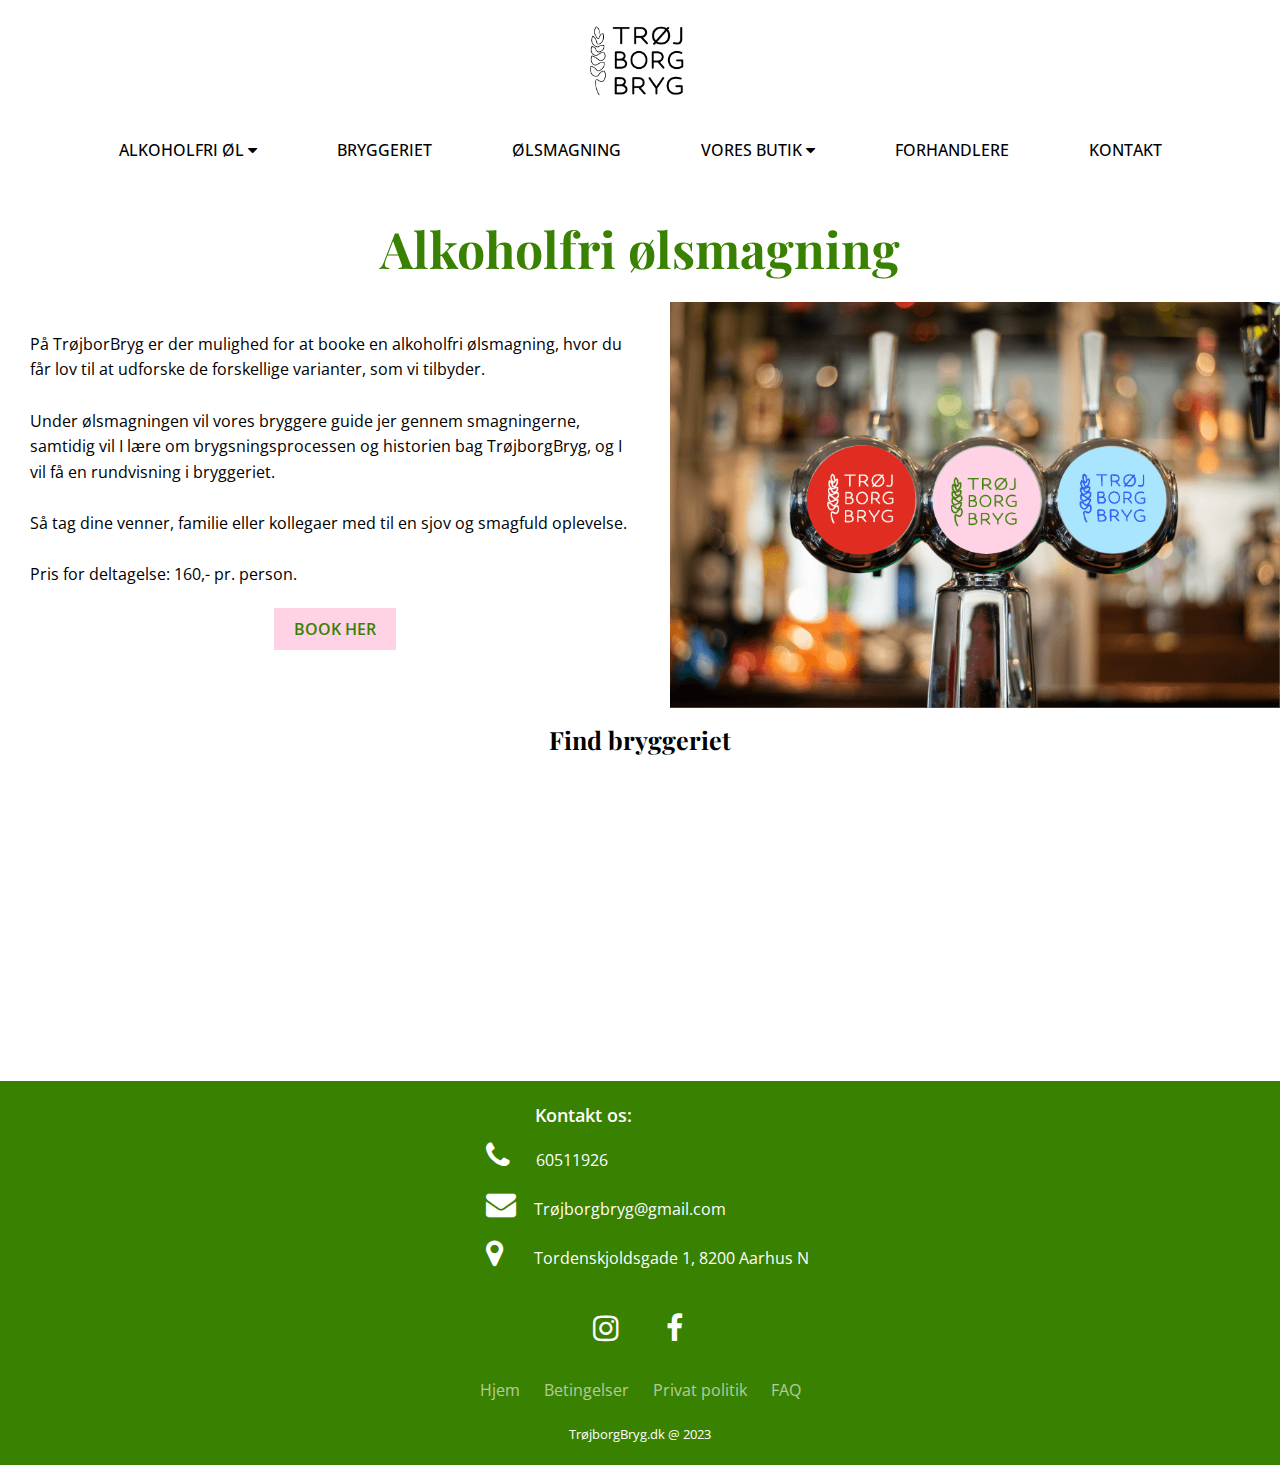
<file: smagning.html>
<!DOCTYPE html>
<html lang="en">
<head>
  <meta charset="UTF-8">
  <meta name="viewport" content="width=device-width, initial-scale=1.0">
  <meta name="description" content="Underside hvor man kan læse om TrøjborgBrygs ølsmagning. Der står hvad det indebærer, pris og, så kan man klikke på book nu.">
  <link rel="preconnect" href="https://fonts.googleapis.com">
  <link rel="preconnect" href="https://fonts.gstatic.com" crossorigin>
  <link href="https://fonts.googleapis.com/css2?family=Open+Sans:wght@300;400;500;600;700&family=Playfair+Display:wght@400;600;700&display=swap" rel="stylesheet">
  <link rel="stylesheet" href="https://cdnjs.cloudflare.com/ajax/libs/font-awesome/4.7.0/css/font-awesome.min.css">
  <link rel="stylesheet" href="css/style.css">
  <link rel="icon" type="image/x-icon" href="img/logo.webp">
  <script src="js/script.js"></script>
  <title>Ølsmagning</title>
</head>
<body>

  <header>
    <div class="logoburger">
      <a href="/index.html"><img class="logo" src="/img/logo.webp" alt="TøjborgBrygs logo"></a>
      <a href="javascript:void(0);" class="icon" onclick="myFunction()">&#9776;</a>
    </div>
  
    <div class="topnav" id="myTopnav">
  
      <div class="dropdown">
        <a href="udvalg.html">
        <div class="dropbtn">Alkoholfri Øl
          <i class="fa fa-caret-down"></i>
        </div>
        </a>
        <div class="dropdown-content">
          <a href="nyheder.html">Nyheder</a>
        </div>
      </div>
  
      <a href="bryggeriet.html">Bryggeriet</a>
      <a href="smagning.html">Ølsmagning</a>
  
      <div class="dropdown">
        <a href="butik.html">
        <div class="dropbtn">Vores Butik
          <i class="fa fa-caret-down"></i>
        </div>
        </a>
        <div class="dropdown-content">
          <a href="merch.html">Merchandise</a>
        </div>
      </div>
  
      <a href="forhandlere.html">Forhandlere</a>
      <a href="#footerlink">Kontakt</a>
    </div>
  </header>

<main>

    <div class="baggrund-overskrift">
        <h2>Alkoholfri ølsmagning</h2>
    </div>

    <div class="smag-container">
        <div class="smag-tekst">
          <p>På TrøjborBryg er der mulighed for at booke en alkoholfri ølsmagning, hvor du får lov til at udforske de forskellige varianter, som vi tilbyder. <br> <br> Under ølsmagningen vil vores bryggere guide jer gennem smagningerne, samtidig vil I lære om brygsningsprocessen og historien bag TrøjborgBryg, og I vil få en rundvisning i bryggeriet. <br><br> Så tag dine venner, familie eller kollegaer med til en sjov og smagfuld oplevelse. <br><br> Pris for deltagelse: 160,- pr. person.  </p>
          <button>BOOK HER</button>
        </div>
        <div class="smag-billede">
          <img src="img/tap.webp" alt="Tappehaner med øl fra TrøjborgBryg">
        </div>
      </div>

      <h3 class="find">Find bryggeriet</h3>
      <iframe class="kort" src="https://www.google.com/maps/embed?pb=!1m18!1m12!1m3!1d2221.282388549706!2d10.215494500000009!3d56.16951119999999!2m3!1f0!2f0!3f0!3m2!1i1024!2i768!4f13.1!3m3!1m2!1s0x464c3fbba67f4043%3A0x70fed07b3b6e5b4f!2sTordenskjoldsgade%201%2C%208200%20Aarhus!5e0!3m2!1sda!2sdk!4v1702304056634!5m2!1sda!2sdk" width="600" height="450" style="border:0;" allowfullscreen="" loading="lazy" referrerpolicy="no-referrer-when-downgrade"></iframe>

</main>

<footer id="footerlink" class="footer">

  <div class="kontakt">
    <p>Kontakt os:</p>
    <div class="kontakt-item">
      <a href="tel:60511926"><i class="fa fa-phone"></i></a>
      <span class="nummer">60511926</span>
    </div>
    <div class="kontakt-item">
      <a href="mailto:Trøjborgbryg@gmail.com"><i class="fa fa-envelope"></i></a>
      <span>Trøjborgbryg@gmail.com</span>
    </div>
    <div class="kontakt-item">
      <a href="#"><i class="fa fa-map-marker"></i></a>
      <span class="adresse">Tordenskjoldsgade 1, 8200 Aarhus N</span></div>
  </div>

  <div class="social">
      <a href="https://www.instagram.com/kathrineruby/"><i class="fa fa-instagram"></i></a>
      <a href="https://www.facebook.com/kathrine.ruby.73/"><i class="fa fa-facebook"></i></a>
  </div>
  <ul class="footermenu">
      <li><a href="/index.html">Hjem</a></li>
      <li><a href="#">Betingelser</a></li>
      <li><a href="#">Privat politik</a></li>
      <li><a href="#">FAQ</a></li>
  </ul>
      <p class="copyright">TrøjborgBryg.dk @ 2023</p>

</footer>

</body>
</html>
</file>
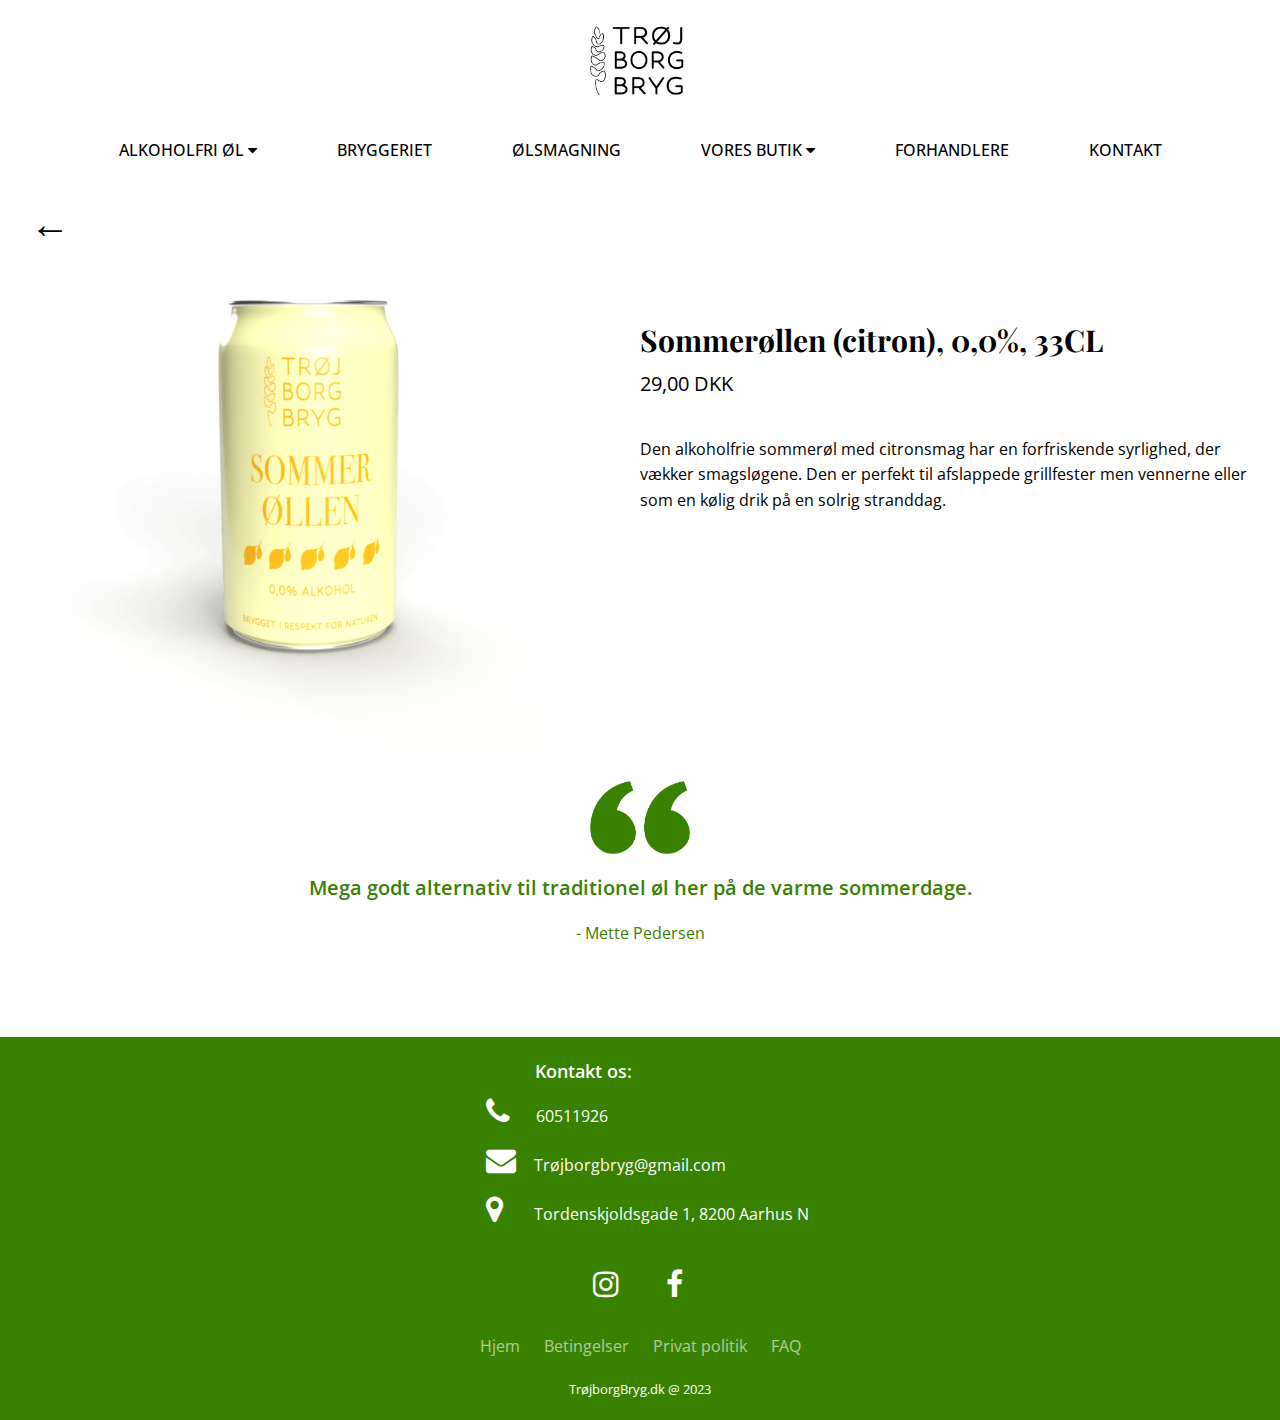
<file: sommer1.html>
<!DOCTYPE html>
<html lang="en">
<head>
  <meta charset="UTF-8">
  <meta name="viewport" content="width=device-width, initial-scale=1.0">
  <meta name="description" content="Underside med beskrivelse af Sommerøllen med citronsmag. Her kan man se pris, læse om smag og hvilken andledning den alkoholfri øl passer til. Du kan også læse citat/andmeldelse fra andre brugere">
  <link rel="preconnect" href="https://fonts.googleapis.com">
  <link rel="preconnect" href="https://fonts.gstatic.com" crossorigin>
  <link href="https://fonts.googleapis.com/css2?family=Open+Sans:wght@300;400;500;600;700&family=Playfair+Display:wght@400;600;700&display=swap" rel="stylesheet">
  <link rel="stylesheet" href="https://cdnjs.cloudflare.com/ajax/libs/font-awesome/4.7.0/css/font-awesome.min.css">
  <link rel="stylesheet" href="css/style.css">
  <link rel="icon" type="image/x-icon" href="img/logo.webp">
  <script src="js/script.js"></script>
  <title>Sommerøllen (citron)</title>
</head>
<body>

  <header>
    <div class="logoburger">
      <a href="/index.html"><img class="logo" src="/img/logo.webp" alt="TøjborgBrygs logo"></a>
      <a href="javascript:void(0);" class="icon" onclick="myFunction()">&#9776;</a>
    </div>
  
    <div class="topnav" id="myTopnav">
  
      <div class="dropdown">
        <a href="udvalg.html">
        <div class="dropbtn">Alkoholfri Øl
          <i class="fa fa-caret-down"></i>
        </div>
        </a>
        <div class="dropdown-content">
          <a href="nyheder.html">Nyheder</a>
        </div>
      </div>
  
      <a href="bryggeriet.html">Bryggeriet</a>
      <a href="smagning.html">Ølsmagning</a>
  
      <div class="dropdown">
        <a href="butik.html">
        <div class="dropbtn">Vores Butik
          <i class="fa fa-caret-down"></i>
        </div>
        </a>
        <div class="dropdown-content">
          <a href="merch.html">Merchandise</a>
        </div>
      </div>
  
      <a href="forhandlere.html">Forhandlere</a>
      <a href="#footerlink">Kontakt</a>
    </div>
  </header>

<main>

  <div>
    <a href="udvalg.html" class="pilen">
    <span class="pil" style='font-size:40px;'>&#8592;</span></a>
  </div> 

    <div class="information-container">
        <div class="info-billede">
            <img src="img/sommergul.webp" alt="Sommerøllen med citronsmag">
        </div>
        <div class="info-tekst">
            <h3>Sommerøllen (citron), 0,0%, 33CL</h3>
            <h4>29,00 DKK</h4>  
            <p>Den alkoholfrie sommerøl med citronsmag har en forfriskende syrlighed, der vækker smagsløgene. Den er perfekt til afslappede grillfester men vennerne eller som en kølig drik på en solrig stranddag.</p>
        </div>
    </div>

    <div class="citat-container">
        <img src="img/citat.webp" alt="Grønne citattegn">
        <h4>Mega godt alternativ til traditionel øl her på de varme sommerdage.</h4>
        <p>- Mette Pedersen</p>
    </div>

</main>


<footer id="footerlink" class="footer">

  <div class="kontakt">
    <p>Kontakt os:</p>
    <div class="kontakt-item">
      <a href="tel:60511926"><i class="fa fa-phone"></i></a>
      <span class="nummer">60511926</span>
    </div>
    <div class="kontakt-item">
      <a href="mailto:Trøjborgbryg@gmail.com"><i class="fa fa-envelope"></i></a>
      <span>Trøjborgbryg@gmail.com</span>
    </div>
    <div class="kontakt-item">
      <a href="#"><i class="fa fa-map-marker"></i></a>
      <span class="adresse">Tordenskjoldsgade 1, 8200 Aarhus N</span></div>
  </div>

  <div class="social">
      <a href="https://www.instagram.com/kathrineruby/"><i class="fa fa-instagram"></i></a>
      <a href="https://www.facebook.com/kathrine.ruby.73/"><i class="fa fa-facebook"></i></a>
  </div>
  <ul class="footermenu">
      <li><a href="/index.html">Hjem</a></li>
      <li><a href="#">Betingelser</a></li>
      <li><a href="#">Privat politik</a></li>
      <li><a href="#">FAQ</a></li>
  </ul>
      <p class="copyright">TrøjborgBryg.dk @ 2023</p>

</footer>

</body>
</html>
</file>
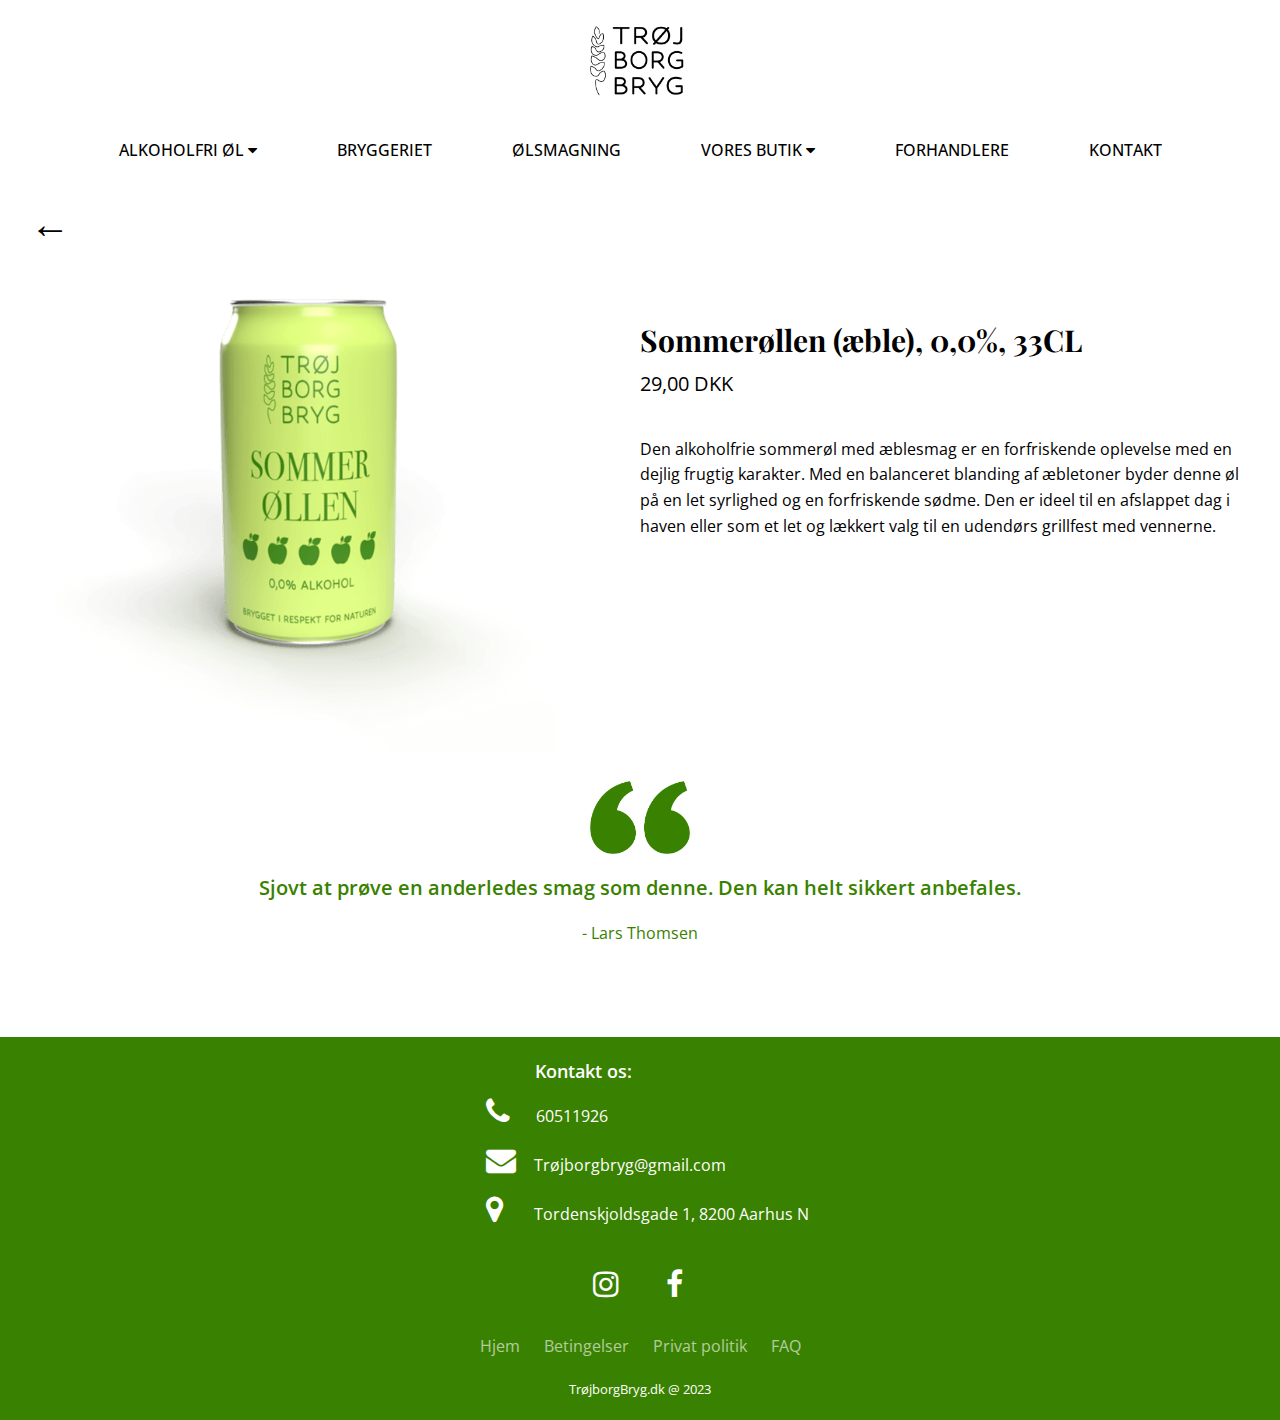
<file: sommer2.html>
<!DOCTYPE html>
<html lang="en">
<head>
  <meta charset="UTF-8">
  <meta name="viewport" content="width=device-width, initial-scale=1.0">
  <meta name="description" content="Underside med beskrivelse af Sommerøllen med æblesmag. Her kan man se pris, læse om smag og hvilken andledning den alkoholfri øl passer til. Du kan også læse citat/andmeldelse fra andre brugere">
  <link rel="preconnect" href="https://fonts.googleapis.com">
  <link rel="preconnect" href="https://fonts.gstatic.com" crossorigin>
  <link href="https://fonts.googleapis.com/css2?family=Open+Sans:wght@300;400;500;600;700&family=Playfair+Display:wght@400;600;700&display=swap" rel="stylesheet">
  <link rel="stylesheet" href="https://cdnjs.cloudflare.com/ajax/libs/font-awesome/4.7.0/css/font-awesome.min.css">
  <link rel="stylesheet" href="css/style.css">
  <link rel="icon" type="image/x-icon" href="img/logo.webp">
  <script src="js/script.js"></script>
  <title>Sommerøllen med æblesmag</title>
</head>
<body>

  <header>
    <div class="logoburger">
      <a href="/index.html"><img class="logo" src="/img/logo.webp" alt="TøjborgBrygs logo"></a>
      <a href="javascript:void(0);" class="icon" onclick="myFunction()">&#9776;</a>
    </div>
  
    <div class="topnav" id="myTopnav">
  
      <div class="dropdown">
        <a href="udvalg.html">
        <div class="dropbtn">Alkoholfri Øl
          <i class="fa fa-caret-down"></i>
        </div>
        </a>
        <div class="dropdown-content">
          <a href="nyheder.html">Nyheder</a>
        </div>
      </div>
  
      <a href="bryggeriet.html">Bryggeriet</a>
      <a href="smagning.html">Ølsmagning</a>
  
      <div class="dropdown">
        <a href="butik.html">
        <div class="dropbtn">Vores Butik
          <i class="fa fa-caret-down"></i>
        </div>
        </a>
        <div class="dropdown-content">
          <a href="merch.html">Merchandise</a>
        </div>
      </div>
  
      <a href="forhandlere.html">Forhandlere</a>
      <a href="#footerlink">Kontakt</a>
    </div>
  </header>

<main>

  <div>
    <a href="udvalg.html" class="pilen">
    <span class="pil" style='font-size:40px;'>&#8592;</span></a>
  </div> 

    <div class="information-container">
        <div class="info-billede">
            <img src="img/sommergroen.webp" alt="Sommerøllen med æblesmag">
        </div>
        <div class="info-tekst">
            <h3>Sommerøllen (æble), 0,0%, 33CL</h3>
            <h4>29,00 DKK</h4>  
            <p>Den alkoholfrie sommerøl med æblesmag er en forfriskende oplevelse med en dejlig frugtig karakter. Med en balanceret blanding af æbletoner byder denne øl på en let syrlighed og en forfriskende sødme. Den er ideel til en afslappet dag i haven eller som et let og lækkert valg til en udendørs grillfest med vennerne.</p>
        </div>
    </div>

    <div class="citat-container">
        <img src="img/citat.webp" alt="Grønne citattegn">
        <h4>Sjovt at prøve en anderledes smag som denne. Den kan helt sikkert anbefales.</h4>
        <p>- Lars Thomsen</p>
    </div>

</main>


<footer id="footerlink" class="footer">

  <div class="kontakt">
    <p>Kontakt os:</p>
    <div class="kontakt-item">
      <a href="tel:60511926"><i class="fa fa-phone"></i></a>
      <span class="nummer">60511926</span>
    </div>
    <div class="kontakt-item">
      <a href="mailto:Trøjborgbryg@gmail.com"><i class="fa fa-envelope"></i></a>
      <span>Trøjborgbryg@gmail.com</span>
    </div>
    <div class="kontakt-item">
      <a href="#"><i class="fa fa-map-marker"></i></a>
      <span class="adresse">Tordenskjoldsgade 1, 8200 Aarhus N</span></div>
  </div>

  <div class="social">
      <a href="https://www.instagram.com/kathrineruby/"><i class="fa fa-instagram"></i></a>
      <a href="https://www.facebook.com/kathrine.ruby.73/"><i class="fa fa-facebook"></i></a>
  </div>
  <ul class="footermenu">
      <li><a href="/index.html">Hjem</a></li>
      <li><a href="#">Betingelser</a></li>
      <li><a href="#">Privat politik</a></li>
      <li><a href="#">FAQ</a></li>
  </ul>
      <p class="copyright">TrøjborgBryg.dk @ 2023</p>

</footer>

</body>
</html>
</file>
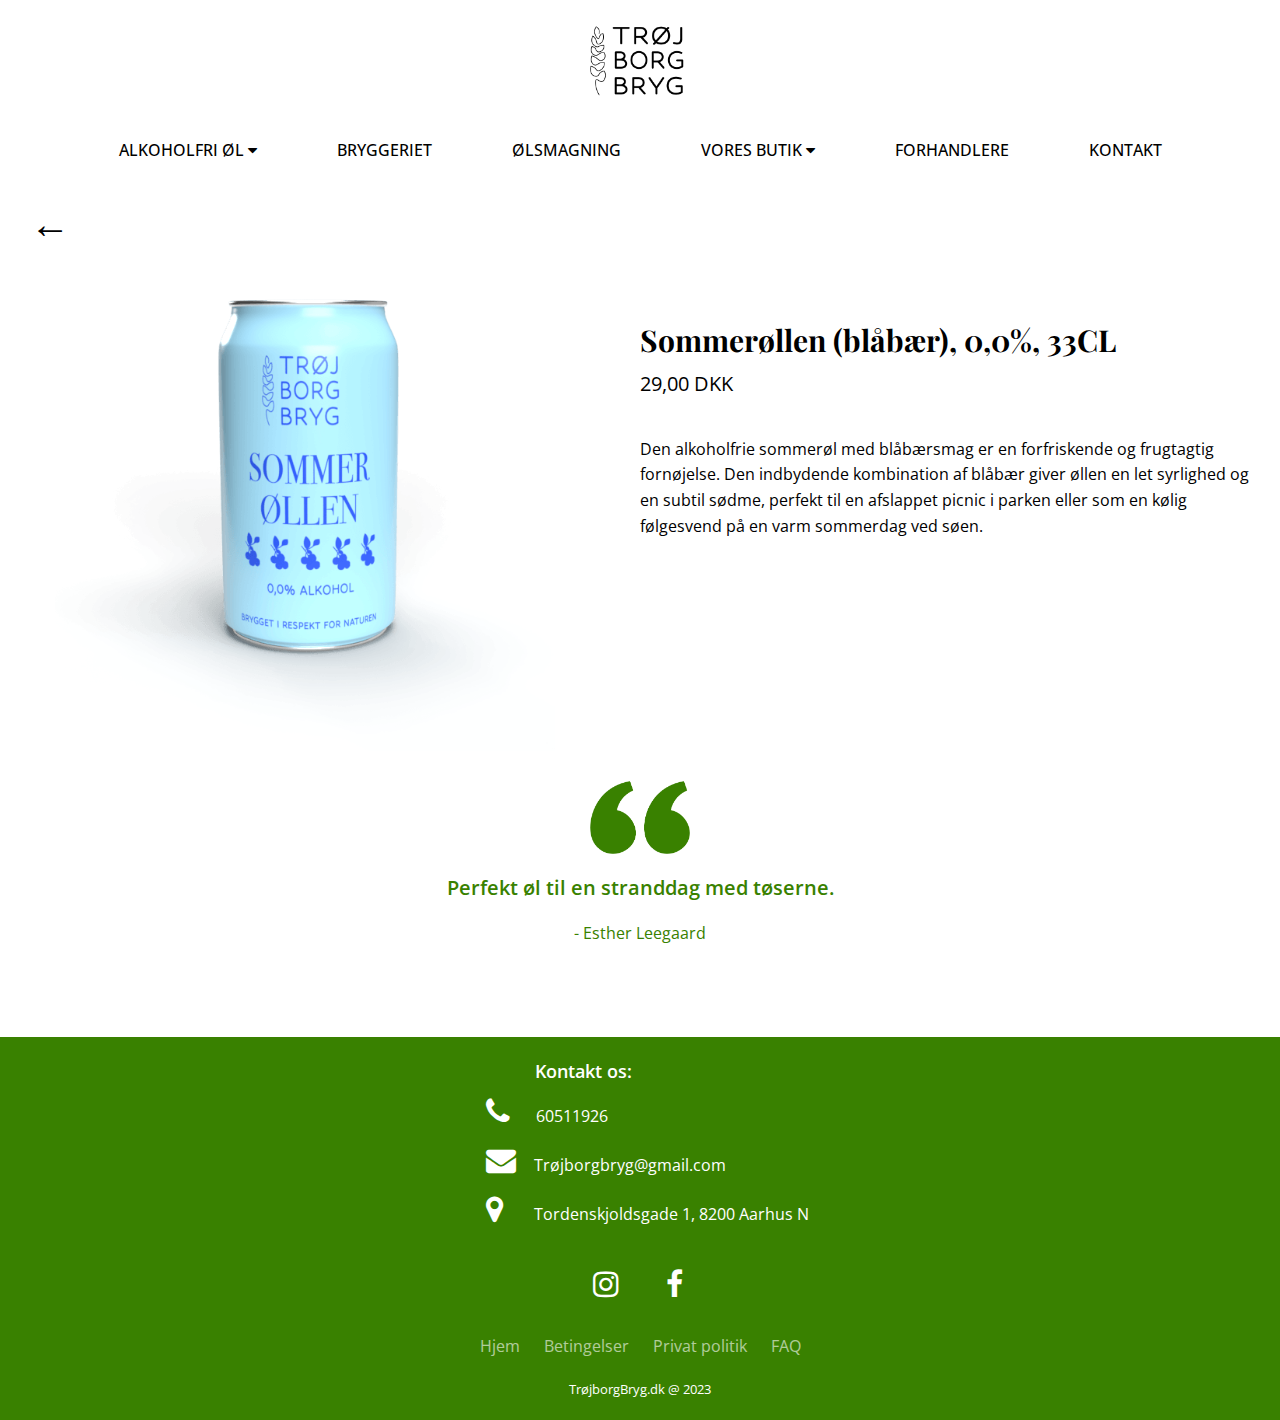
<file: sommer3.html>
<!DOCTYPE html>
<html lang="en">
<head>
  <meta charset="UTF-8">
  <meta name="viewport" content="width=device-width, initial-scale=1.0">
  <meta name="description" content="Underside med beskrivelse af Sommerøllen med blåbærsmag. Her kan man se pris, læse om smag og hvilken andledning den alkoholfri øl passer til. Du kan også læse citat/andmeldelse fra andre brugere">
  <link rel="preconnect" href="https://fonts.googleapis.com">
  <link rel="preconnect" href="https://fonts.gstatic.com" crossorigin>
  <link href="https://fonts.googleapis.com/css2?family=Open+Sans:wght@300;400;500;600;700&family=Playfair+Display:wght@400;600;700&display=swap" rel="stylesheet">
  <link rel="stylesheet" href="https://cdnjs.cloudflare.com/ajax/libs/font-awesome/4.7.0/css/font-awesome.min.css">
  <link rel="stylesheet" href="css/style.css">
  <link rel="icon" type="image/x-icon" href="img/logo.webp">
  <script src="js/script.js"></script>
  <title>Sommerøllen (blåbær)</title>
</head>
<body>

  <header>
    <div class="logoburger">
      <a href="/index.html"><img class="logo" src="/img/logo.webp" alt="TøjborgBrygs logo"></a>
      <a href="javascript:void(0);" class="icon" onclick="myFunction()">&#9776;</a>
    </div>
  
    <div class="topnav" id="myTopnav">
  
      <div class="dropdown">
        <a href="udvalg.html">
        <div class="dropbtn">Alkoholfri Øl
          <i class="fa fa-caret-down"></i>
        </div>
        </a>
        <div class="dropdown-content">
          <a href="nyheder.html">Nyheder</a>
        </div>
      </div>
  
      <a href="bryggeriet.html">Bryggeriet</a>
      <a href="smagning.html">Ølsmagning</a>
  
      <div class="dropdown">
        <a href="butik.html">
        <div class="dropbtn">Vores Butik
          <i class="fa fa-caret-down"></i>
        </div>
        </a>
        <div class="dropdown-content">
          <a href="merch.html">Merchandise</a>
        </div>
      </div>
  
      <a href="forhandlere.html">Forhandlere</a>
      <a href="#footerlink">Kontakt</a>
    </div>
  </header>

<main>

  <div>
    <a href="udvalg.html" class="pilen">
    <span class="pil" style='font-size:40px;'>&#8592;</span></a>
  </div> 

    <div class="information-container">
        <div class="info-billede">
            <img src="img/sommerblaa.webp" alt="Sommerøllen med blåbærsmag">
        </div>
        <div class="info-tekst">
            <h3>Sommerøllen (blåbær), 0,0%, 33CL</h3>
            <h4>29,00 DKK</h4>  
            <p>Den alkoholfrie sommerøl med blåbærsmag er en forfriskende og frugtagtig fornøjelse. Den indbydende kombination af blåbær giver øllen en let syrlighed og en subtil sødme, perfekt til en afslappet picnic i parken eller som en kølig følgesvend på en varm sommerdag ved søen.</p>
        </div>
    </div>

    <div class="citat-container">
        <img src="img/citat.webp" alt="Grønne citattegn">
        <h4>Perfekt øl til en stranddag med tøserne.</h4>
        <p>- Esther Leegaard</p>
    </div>

</main>

<footer id="footerlink" class="footer">

  <div class="kontakt">
    <p>Kontakt os:</p>
    <div class="kontakt-item">
      <a href="tel:60511926"><i class="fa fa-phone"></i></a>
      <span class="nummer">60511926</span>
    </div>
    <div class="kontakt-item">
      <a href="mailto:Trøjborgbryg@gmail.com"><i class="fa fa-envelope"></i></a>
      <span>Trøjborgbryg@gmail.com</span>
    </div>
    <div class="kontakt-item">
      <a href="#"><i class="fa fa-map-marker"></i></a>
      <span class="adresse">Tordenskjoldsgade 1, 8200 Aarhus N</span></div>
  </div>

  <div class="social">
      <a href="https://www.instagram.com/kathrineruby/"><i class="fa fa-instagram"></i></a>
      <a href="https://www.facebook.com/kathrine.ruby.73/"><i class="fa fa-facebook"></i></a>
  </div>
  <ul class="footermenu">
      <li><a href="/index.html">Hjem</a></li>
      <li><a href="#">Betingelser</a></li>
      <li><a href="#">Privat politik</a></li>
      <li><a href="#">FAQ</a></li>
  </ul>
      <p class="copyright">TrøjborgBryg.dk @ 2023</p>

</footer>

</body>
</html>
</file>
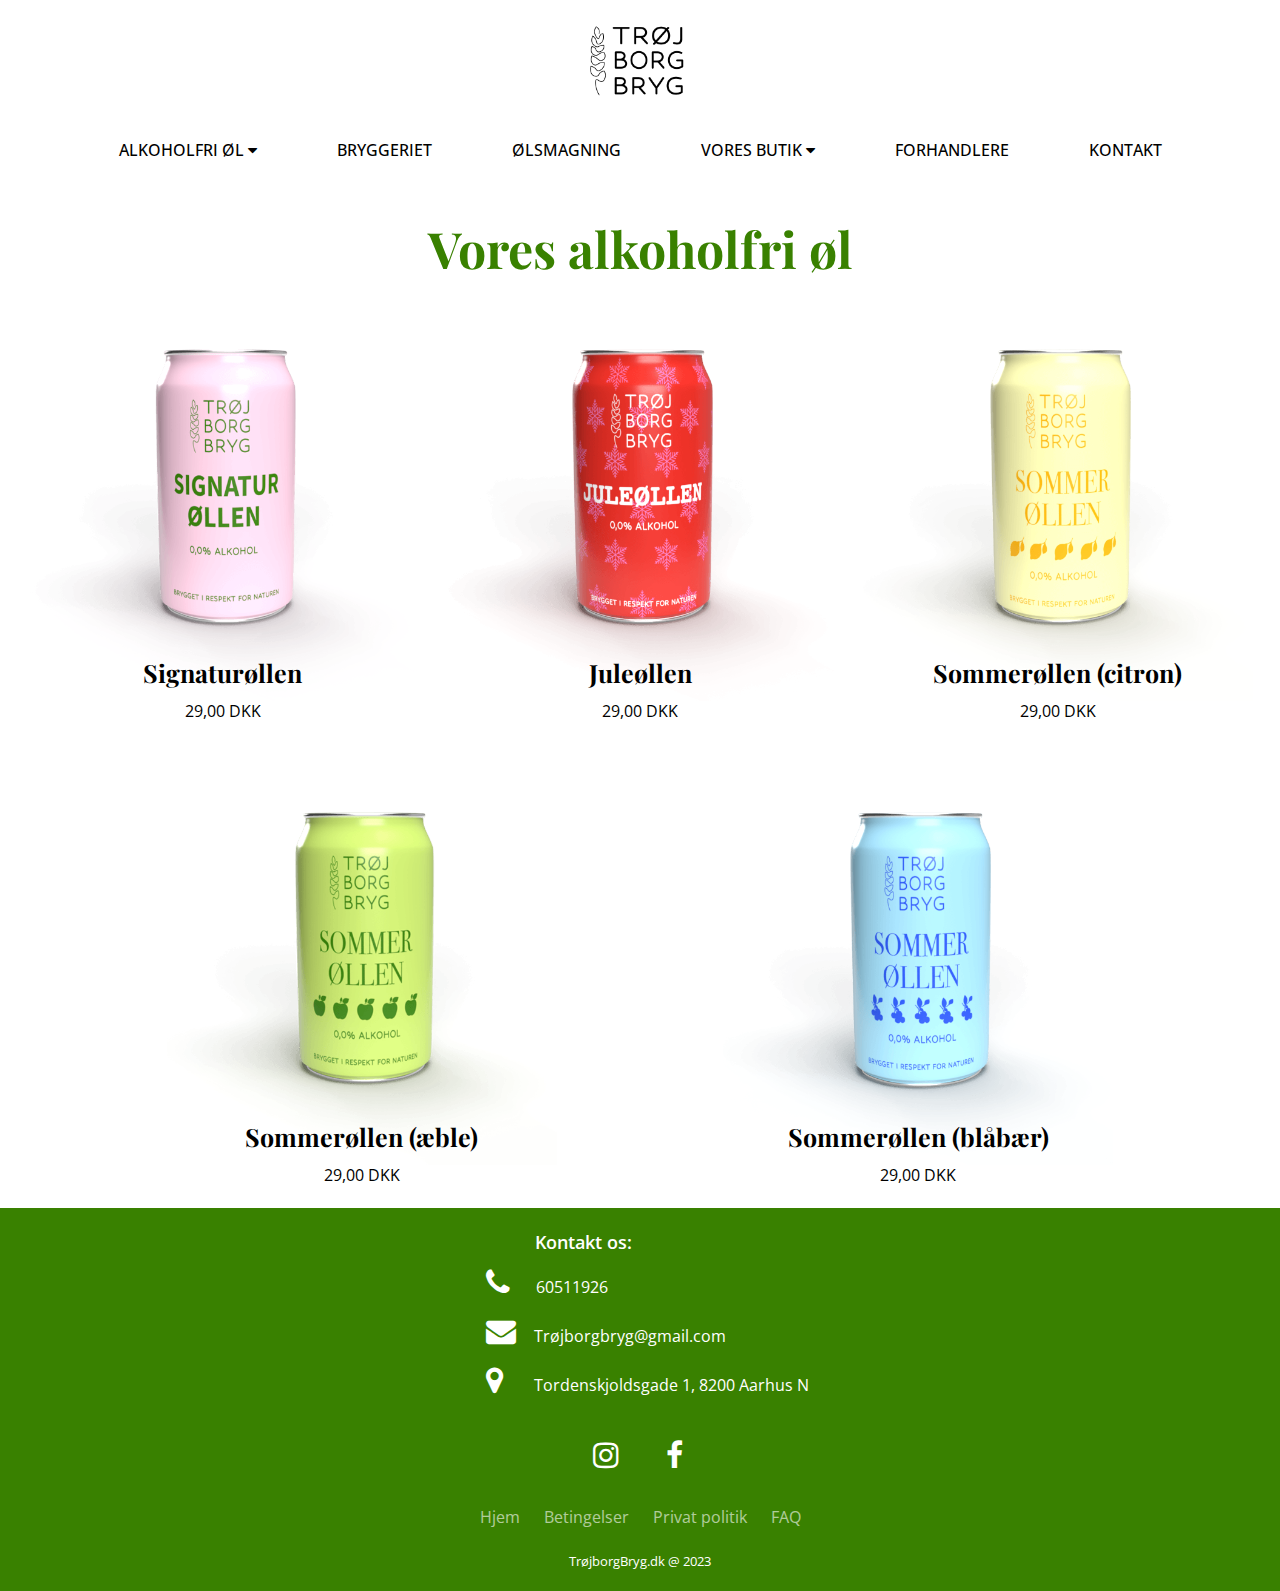
<file: udvalg.html>
<!DOCTYPE html>
<html lang="en">
<head>
  <meta charset="UTF-8">
  <meta name="viewport" content="width=device-width, initial-scale=1.0">
  <meta name="description" content="Underside med hele udvalget/sortmentet af alkohol fri øl, herunder Signaturøllen, Juleøllen og Sommerøllene.">
  <link rel="preconnect" href="https://fonts.googleapis.com">
  <link rel="preconnect" href="https://fonts.gstatic.com" crossorigin>
  <link href="https://fonts.googleapis.com/css2?family=Open+Sans:wght@300;400;500;600;700&family=Playfair+Display:wght@400;600;700&display=swap" rel="stylesheet">
  <link rel="stylesheet" href="https://cdnjs.cloudflare.com/ajax/libs/font-awesome/4.7.0/css/font-awesome.min.css">
  <link rel="stylesheet" href="css/style.css">
  <link rel="icon" type="image/x-icon" href="img/logo.webp">
  <script src="js/script.js"></script>
  <title>Udvalg</title>
</head>
<body>

  <header>
    <div class="logoburger">
      <a href="/index.html"><img class="logo" src="/img/logo.webp" alt="TøjborgBrygs logo"></a>
      <a href="javascript:void(0);" class="icon" onclick="myFunction()">&#9776;</a>
    </div>
  
    <div class="topnav" id="myTopnav">
  
      <div class="dropdown">
        <a href="udvalg.html">
        <div class="dropbtn">Alkoholfri Øl
          <i class="fa fa-caret-down"></i>
        </div>
        </a>
        <div class="dropdown-content">
          <a href="nyheder.html">Nyheder</a>
        </div>
      </div>
  
      <a href="bryggeriet.html">Bryggeriet</a>
      <a href="smagning.html">Ølsmagning</a>
  
      <div class="dropdown">
        <a href="butik.html">
        <div class="dropbtn">Vores Butik
          <i class="fa fa-caret-down"></i>
        </div>
        </a>
        <div class="dropdown-content">
          <a href="merch.html">Merchandise</a>
        </div>
      </div>
  
      <a href="forhandlere.html">Forhandlere</a>
      <a href="#footerlink">Kontakt</a>
    </div>
  </header>

<main>
    <div class="udvalg-overskrift">
        <h2>Vores alkoholfri øl</h2>
    </div>

    <div class="udvalg-billeder">
        <div class="udvalg">
            <a href="signatur.html"><img src="img/signatur.webp" alt="Signaturøllen"></a>
            <h3>Signaturøllen</h3>
            <p>29,00 DKK</p>  
        </div>
        <div class="udvalg">
            <a href="jule.html"><img src="img/jule.webp" alt="Juleøllen"></a>
            <h3>Juleøllen</h3>
            <p>29,00 DKK</p>  
        </div>
        <div class="udvalg">
            <a href="sommer1.html"><img src="img/sommergul.webp" alt="Sommerøllen med citron"></a>
            <h3>Sommerøllen (citron)</h3>
            <p>29,00 DKK</p>  
        </div>
        <div class="udvalg">
            <a href="sommer2.html"><img src="img/sommergroen.webp" alt="Sommerøllen med æble"></a>
            <h3>Sommerøllen (æble)</h3>
            <p>29,00 DKK</p>  
        </div>
        <div class="udvalg">
            <a href="sommer3.html"><img src="img/sommerblaa.webp" alt="Sommerøllen med blåbær"></a>
            <h3>Sommerøllen (blåbær)</h3>
            <p>29,00 DKK</p>  
        </div>
    </div>
</main>


<footer id="footerlink" class="footer">

  <div class="kontakt">
    <p>Kontakt os:</p>
    <div class="kontakt-item">
      <a href="tel:60511926"><i class="fa fa-phone"></i></a>
      <span class="nummer">60511926</span>
    </div>
    <div class="kontakt-item">
      <a href="mailto:Trøjborgbryg@gmail.com"><i class="fa fa-envelope"></i></a>
      <span>Trøjborgbryg@gmail.com</span>
    </div>
    <div class="kontakt-item">
      <a href="#"><i class="fa fa-map-marker"></i></a>
      <span class="adresse">Tordenskjoldsgade 1, 8200 Aarhus N</span></div>
  </div>

  <div class="social">
      <a href="https://www.instagram.com/kathrineruby/"><i class="fa fa-instagram"></i></a>
      <a href="https://www.facebook.com/kathrine.ruby.73/"><i class="fa fa-facebook"></i></a>
  </div>
  <ul class="footermenu">
      <li><a href="/index.html">Hjem</a></li>
      <li><a href="#">Betingelser</a></li>
      <li><a href="#">Privat politik</a></li>
      <li><a href="#">FAQ</a></li>
  </ul>
      <p class="copyright">TrøjborgBryg.dk @ 2023</p>

</footer>

</body>
</html>
</file>
<file: css/style.css>
/* RESET */
* {
  margin: 0;
  padding: 0;
  font-family: 'Open Sans', sans-serif;
  scroll-behavior: smooth;
}

p {
  line-height: 1.6;
  font-size: 16px;
  
}

/* STYLING AF HEADER*/

/* logo-størrelse og placering*/
.logo {
  width: 100px;
}

.logoburger {
  padding: 18px;
  display: block;
  text-align: center;
} 

/* navigationen */
.topnav {
  background-color: #ffffff;
  overflow: hidden;
}

.topnav a {
  float: left;
  display: block;
  color: #000000;
  padding: 14px 40px;
  text-decoration: none;
  font-size: 16px;
  text-transform: uppercase;
  font-weight: 500;
}

.icon {
  display: none;
}

.dropdown {
  float: left;
  overflow: hidden;
  
}

.dropdown .dropbtn {
  font-size: 16px;
  font-weight: 500;
  border: none;
  outline: none;
  color: rgb(0, 0, 0);
  background-color: inherit;
  margin: 0;
  text-transform: uppercase;
}


.dropdown-content {
  display: none;
  position: absolute;
  background-color: #ffffff;
  min-width: 160px;
  margin-top: 45px;
  z-index: 1;
}

.dropdown-content a {
  float: none;
  color: black;
  text-decoration: none;
  display: block;
  font-weight: 300;
  font-size: 15px;
  text-transform: none;
  text-align: left;
}

/* Tilføjelse af hover-effekt */
.topnav a:hover, .dropdown:hover .dropbtn {
  color: #398100
}

.dropdown-content a:hover {
 color: #398100;
}

.dropdown:hover .dropdown-content {
  display: block;
}

/* STYLING AF MAIN */

/* STYLING AF FORSIDE */

/* Første billede med tekst over */
.forside-container {
  width: 100%;
  height: 70vh;
  margin-top: 10px;
}

.forside-container img {
  width: 100%;
  height: 70vh;
  object-fit: cover;
  z-index: -1;
}

.overlap {
  position: absolute;
  left: 0;
  width: 100%;
  height: 70vh;
  display: flex;
  flex-direction: column;
  justify-content: center;
  align-items: center;
  padding: 30px;
  box-sizing: border-box;
  text-align: center;
}

h2 {
  font-size: 50px;
  font-family: 'Playfair Display', serif;
  text-align: center;
  padding: 20px;
  color: #398100;
  text-shadow: 2px 2px 8px rgb(255, 255, 255);
}

.overlap p {
  font-size: 20px;
  margin-bottom: 50px;
  font-weight: 800;
  color: #000000;
  text-shadow: 2px 2px 10px rgb(255, 255, 255);
}

.overlap .button {
  padding: 10px 20px;
  background-color: #398100;
  color: #FFD2E6;
  text-decoration: none;
  font-weight: 600;
}

.button {
  transition: .5s;
}

.button:hover {
  transform: scale(1.1);
}

/* De 4 billede med tekst over */
.kategoribilleder {
  display: grid;
  grid-template-columns: 1fr;
  width: 100%; 
  padding-top: 10px;
  padding-bottom: 10px;
  gap: 10px;
}

.kategoribilleder img {
  width: 100%;
  height: 50vh;
  object-fit: cover;
}

.kategori-overlap h2 {
  position: absolute;
  top: 50%; 
  left: 50%;
  transform: translate(-50%, -50%); 
  z-index: 1; 
  color: #000000;
  transition: .5s;
}

.kategori-overlap h2:hover {
  color: #398100;
}

.kategori-overlap a {
  display: block; 
  position: relative; 
}
/* STYLING AF UDVALG-SIDE */

.udvalg-overskrift h2{
  padding: 20px;
  margin-bottom: -80px;
}

.udvalg-billeder {
  display: flex;
  justify-content: space-evenly;
  margin-top: 60px;
  flex-wrap: wrap;
}

.udvalg {
  display: flex;
  flex-direction: column;
  align-items: center;
  margin-bottom: 20px;
}

.udvalg img {
  width: 390px;
  margin-top: 60px;
}

.udvalg h3 {
  font-size: 25px;
  margin-bottom: 10px;
  font-family: 'Playfair Display', serif;
  margin-top: -50px;
}

.udvalg-overlap p {
  font-size: 18px;
}

/* STYLING AF INFO OM ØLLEN-SIDE */

/* Billede */
.information-container {
  display: flex;
  flex-direction: column;
  margin-top: 40px;
}

.info-billede img {
  width: 390px;
  margin-bottom: -60px;
}

.info-billede {
  display: flex;
  justify-content: center;

}

/* Tekst */
.info-tekst {
  display: flex;
  padding: 30px;
  flex-direction: column;
}

.info-tekst h3 {
  font-size: 30px;
  font-family: 'Playfair Display', serif;
  margin-bottom: 10px;
}

.info-tekst h4 {
  font-weight: 400;
  font-size: 20px;
}

.info-tekst p {
  margin-top: 40px;
}

/* Citat */
.citat-container {
  display: flex;
  flex-direction: column;
  align-items: center;
  text-align: center;
  padding: 40px;
  margin-top: 50px;
  margin-bottom: 50px;
  gap: 20px;
  color: #398100;
}

.citat-container img {
  width: 100px;
}

.citat-container h4 {
  font-size: 20px;
  font-weight: 600;
}

.pilen {
  text-decoration: none;
  color: #000000;
  margin-left: 30px;
}

.pil:hover {
  color: #398100;
}

/* STYLING AF BAGGRUND-SIDE */

.historie-container {
  display: flex;
  flex-direction: column;
  margin-top: 10px;
  margin-bottom: 10px;
}

.historie-container img { 
  width: 100%;
}

.historie-tekst {
  padding: 30px;
}

.historie-tekst h3 {
  font-size: 25px;
  font-family: 'Playfair Display', serif;
  margin-bottom: 10px;
}

.produktion {
  margin-top: 30px;
}

/* STYLING AF ØLSMAGNING */
.smag-container {
  display: flex;
  flex-direction: column;
  gap: 20px;
}

.smag-container img { 
  width: 100%;
}

.smag-tekst {
  padding: 30px;
  text-align: center;
  flex-direction: row;
}

.smag-tekst p {
  text-align: left;
}

.smag-container button {
  padding: 10px 20px;
  background-color: #FFD2E6;
  color: #398100;
  text-decoration: none;
  font-weight: 600;
  border: none;
  font-size: 16px;
  margin-top: 20px;
  transition: .5s;
}

.smag-container button:hover {
  transform: scale(1.1);
}

/* Kortet */
.kort {
  width: 100%;
  height: 300px;
  margin-top: 10px;
  margin-bottom: 10px;
}

/* STYLING AF BUTIK-SIDE */

.find {
  font-size: 25px;
  margin-top: 10px;
  text-align: center;
  font-family: 'Playfair Display', serif;
}

/* STYLING AF FORHANDLER-SIDE */
.forhandlere {
  display: flex;
  flex-direction: column;
  margin-bottom: 10px;
}

.forhandlere-billede img {
  width: 100%;
  height: 50vh;
  object-fit: cover;
 
}

.forhandlere-tekst {
  display: flex;
  flex-direction: column;
  text-align: center;
  justify-content: center;
  padding: 30px;
}

.forhandlere-tekst h3 {
  font-family: 'Playfair Display', serif;
  color: #000000;
  padding: 10px;
  font-size: 30px;
  transition: 0.5s;
}

.forhandlere-tekst h3:hover {
  color: #398100;
}

.forhandlere-tekst a {
  text-decoration: none;
}

/* STYLING AF MERCH-SIDE */

.merch-container {
  display: flex;
  justify-content: space-evenly;
  margin-top: 60px;
  flex-wrap: wrap;
}

.merch {
  display: flex;
  flex-direction: column;
  align-items: center;
  margin-bottom: 20px;
}

.merch-container img {
  width: 300px;
  height: 300px;
  object-fit: cover;
}

.merch h3 {
  font-size: 25px;
  margin-bottom: 10px;
  font-family: 'Playfair Display', serif;

}

/* STYLING AF FOOTER */

.footer {
  right: 0;
  left: 0;
  bottom: 0;
  background-color: #398100;
  display: grid;
  justify-content: center;
  padding: 20px;
}

.kontakt {
  justify-content: center;
  text-align: left;
}

.kontakt-item {
  padding: 4px;
}

.kontakt span {
  font-size: 16px;

}
.kontakt p {
  font-size: 18px;
  font-weight: 600;
  margin-left: 68px;
}

.adresse {
  margin-left: 13px;
}

.nummer {
  margin-left: 8px;
}

.kontakt a {
  color: #ffffff;
  margin: 0 15px;
  font-size: 30px;
}

.footer, .social{
  text-align: center;
  color: #000000;
}

.social a {
  font-size: 30px;
  width: 50px;
  height: auto;
  display: inline-block;
  text-align: center;
  margin: 0 8px;
  color: #ffffff;
}

.social {
padding: 30px;
}

.social a:hover {
 transform: scale(1.2);
}

.footer ul {
  margin-top: 0;
  padding: 0;
  list-style: none;
  font-size: 16px;
  line-height: 1.6;
  margin-bottom: 0;

}

.footer ul li {
  display: inline-block;
  padding: 0 10px;
  
}

.footer ul li a {
  color: #ffffff;
  text-decoration: none;
  opacity: 0.6;

}

.footer ul li a:hover {
  opacity: 1;
}
.footer, .copyright {
  text-align: center;
  font-size: 13px;
  color: #ffffff;
}

.copyright {
  margin-top: 20px;
}
 
/* Media query for mindre skærme */
@media screen and (max-width: 1150px) {
  .topnav a, .dropdown .dropbtn {
    display: none;
  }
 .icon {
    display: block;
    float: right;
    text-decoration: none;
    color: black;
    margin-top: 15px;
    font-size: 30px;
  }
  .logoburger {
    padding: 15px;
  }
  .topnav.responsive {position: relative;}
  .topnav.responsive a.icon {
    position: absolute;
    right: 0;
    top: 0;
  }
  .topnav.responsive {
    position: absolute;
    left: 50%;
    height: 100%;
    width: 100%;
    background-color: white; 
    z-index: 999; 

  }
  .topnav.responsive a {
    float: none;
    display: block;
    text-align: left;
  }
  .topnav.responsive .dropdown {float: none;}
  .topnav.responsive .dropdown-content {position: relative;}
  .topnav.responsive .dropdown .dropbtn {
    display: block;
    width: 100%;
    text-align: left;
  }

  .dropdown-content {
    margin-top: 0;
  }

}

/* Media query for større skærme */
@media screen and (min-width: 1150px) {
.icon {
  display: none;
}
.topnav {
  display: flex; /* Aktiverer flexbox */
  justify-content: center;
  background-color: #ffffff; /* Tilføjer baggrundsfarve */
  margin-bottom: 20px;
}

.kategoribilleder {
  grid-template-columns: 1fr 1fr;
}

.information-container {
  flex-direction: row;
  justify-content: center;
}
.information-container img {
  width: 500px;
}

.info-billede {
  width: 50%;
}

.info-tekst{
  width: 50%;
}

.smag-container {
  flex-direction: row;
  gap: 0;
}

.smag-tekst {
  width: 50%;
}

.smag-billede {
  width: 50%;
}

.historie-container {
  flex-direction: row;
  gap: 0;
}

.historie-tekst {
  width: 50%;
}

.historie-billede {
  width: 50%;
}

.forhandlere {
  flex-direction: row;
}

.forhandlere img {
  height: 100vh;
}

.forhandlere-billede {
  width: 50%;
}

.forhandlere-tekst {
  width: 50%;
  align-items: center;
}

}
</file>
